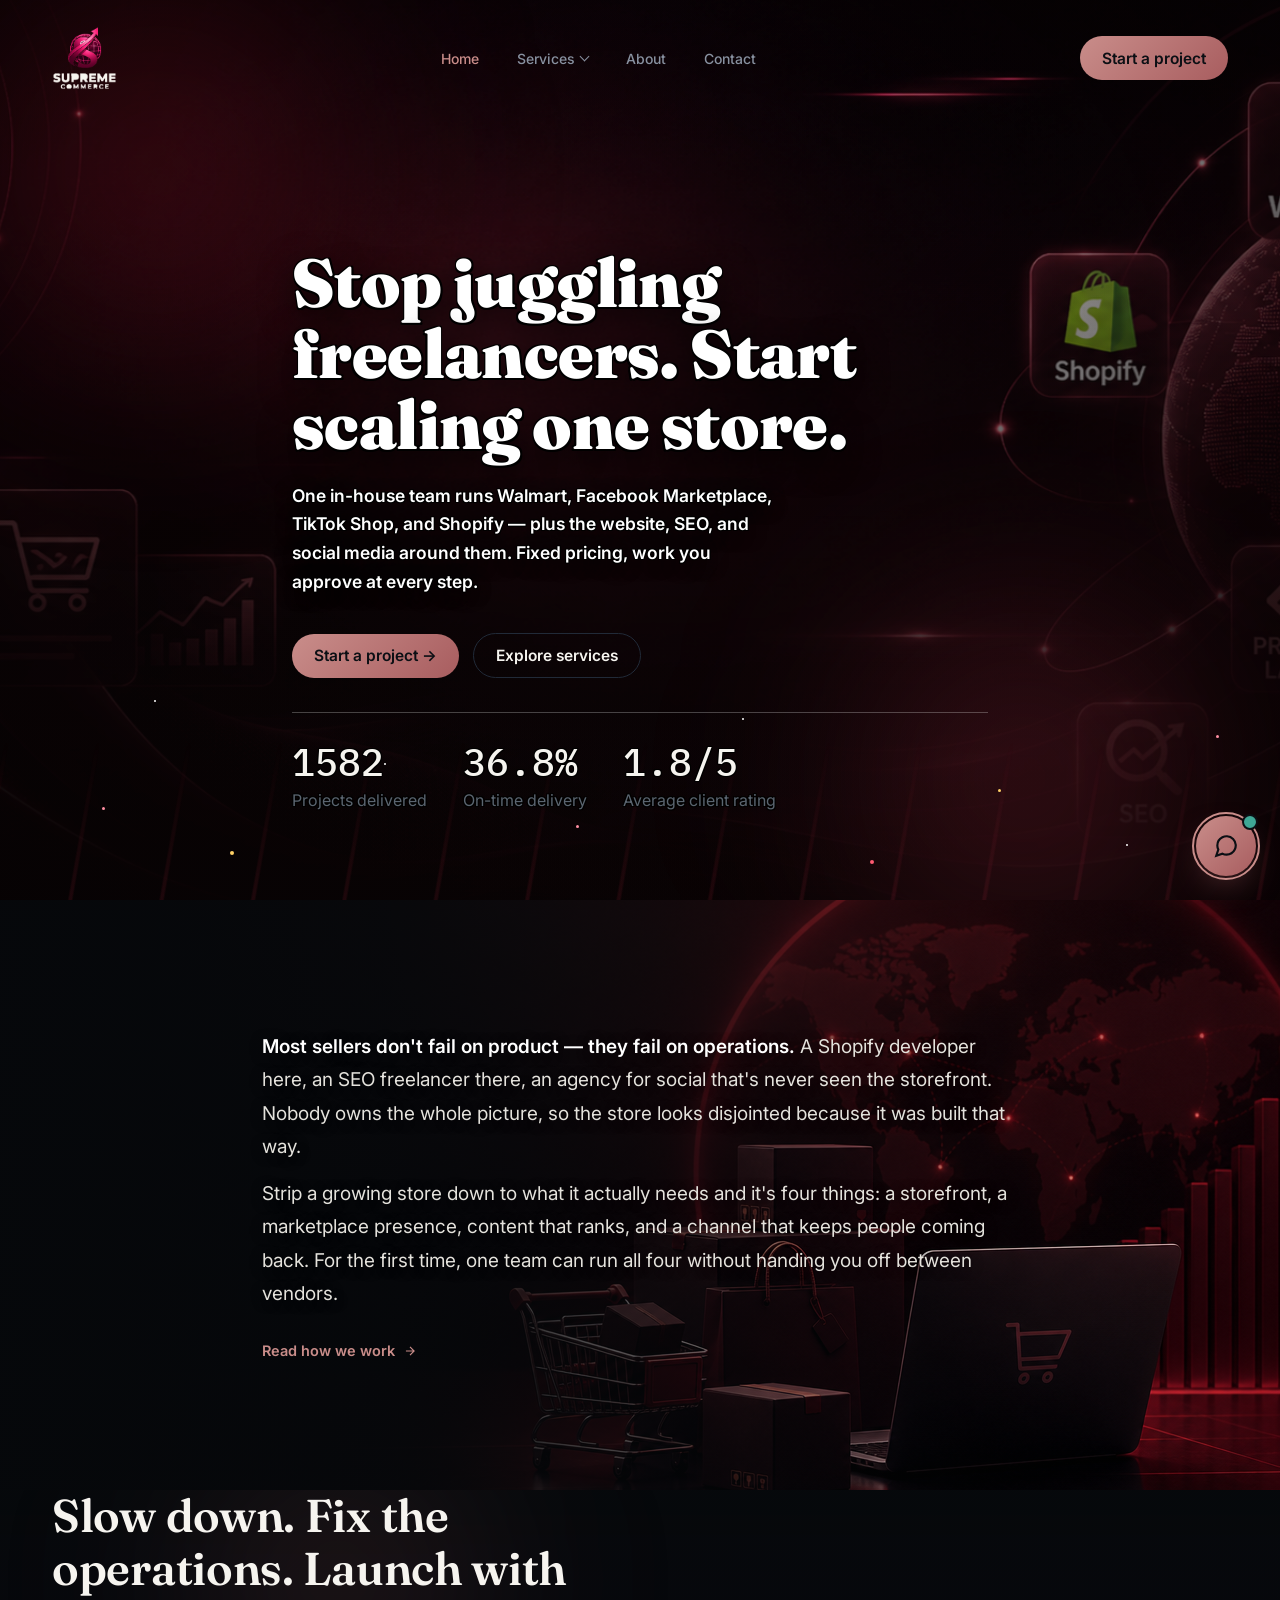
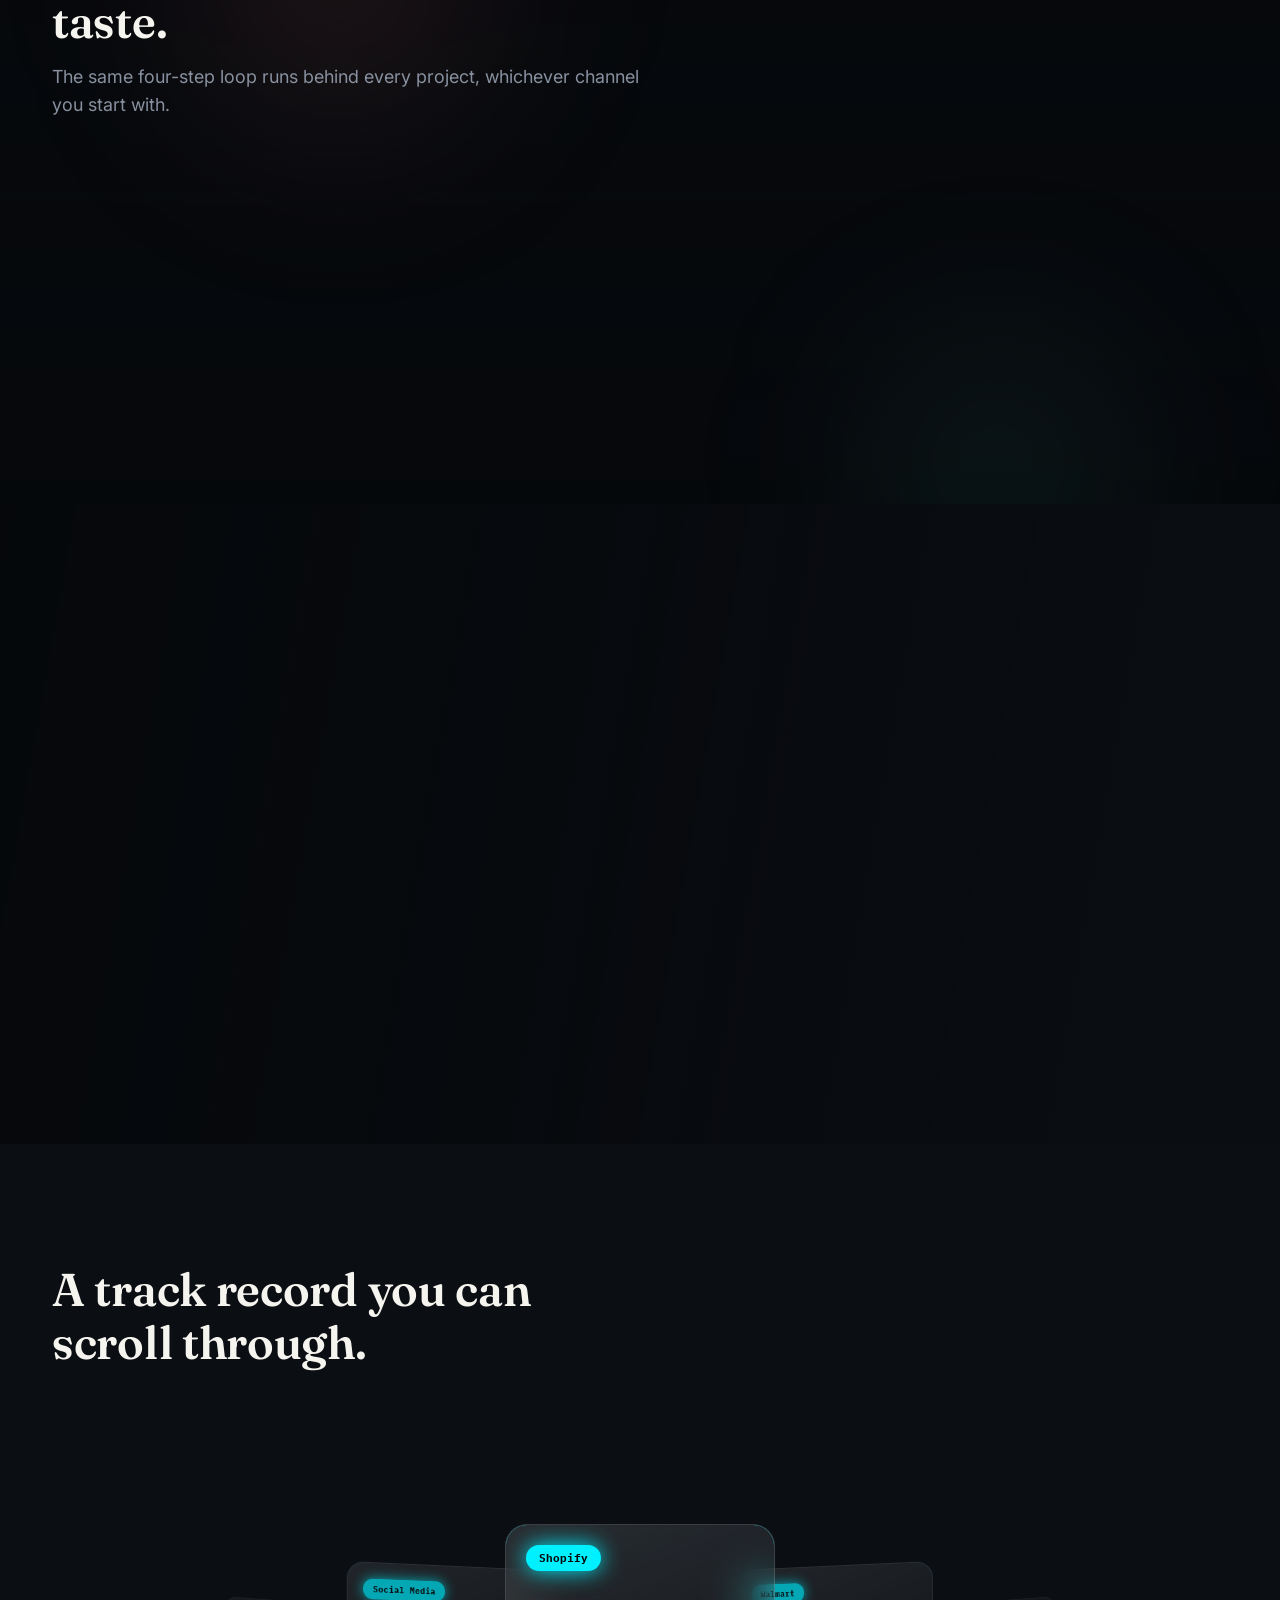
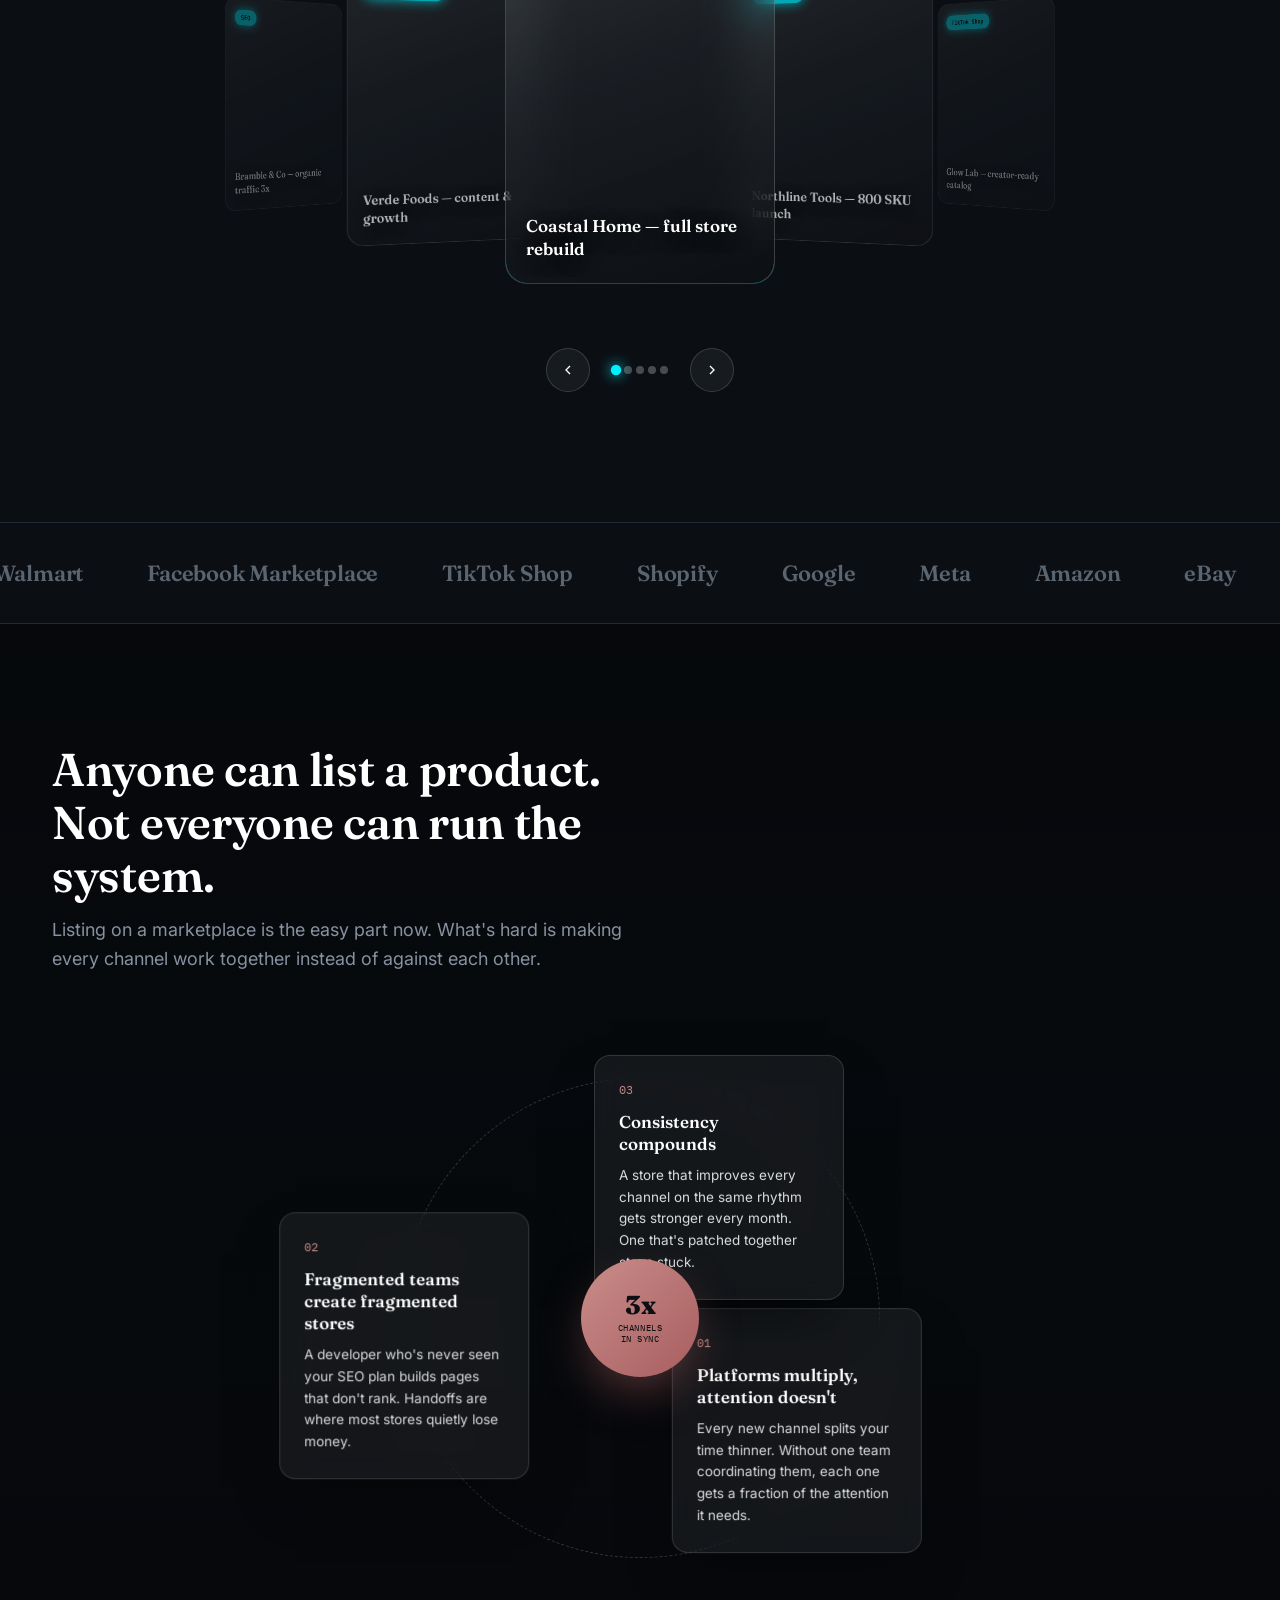
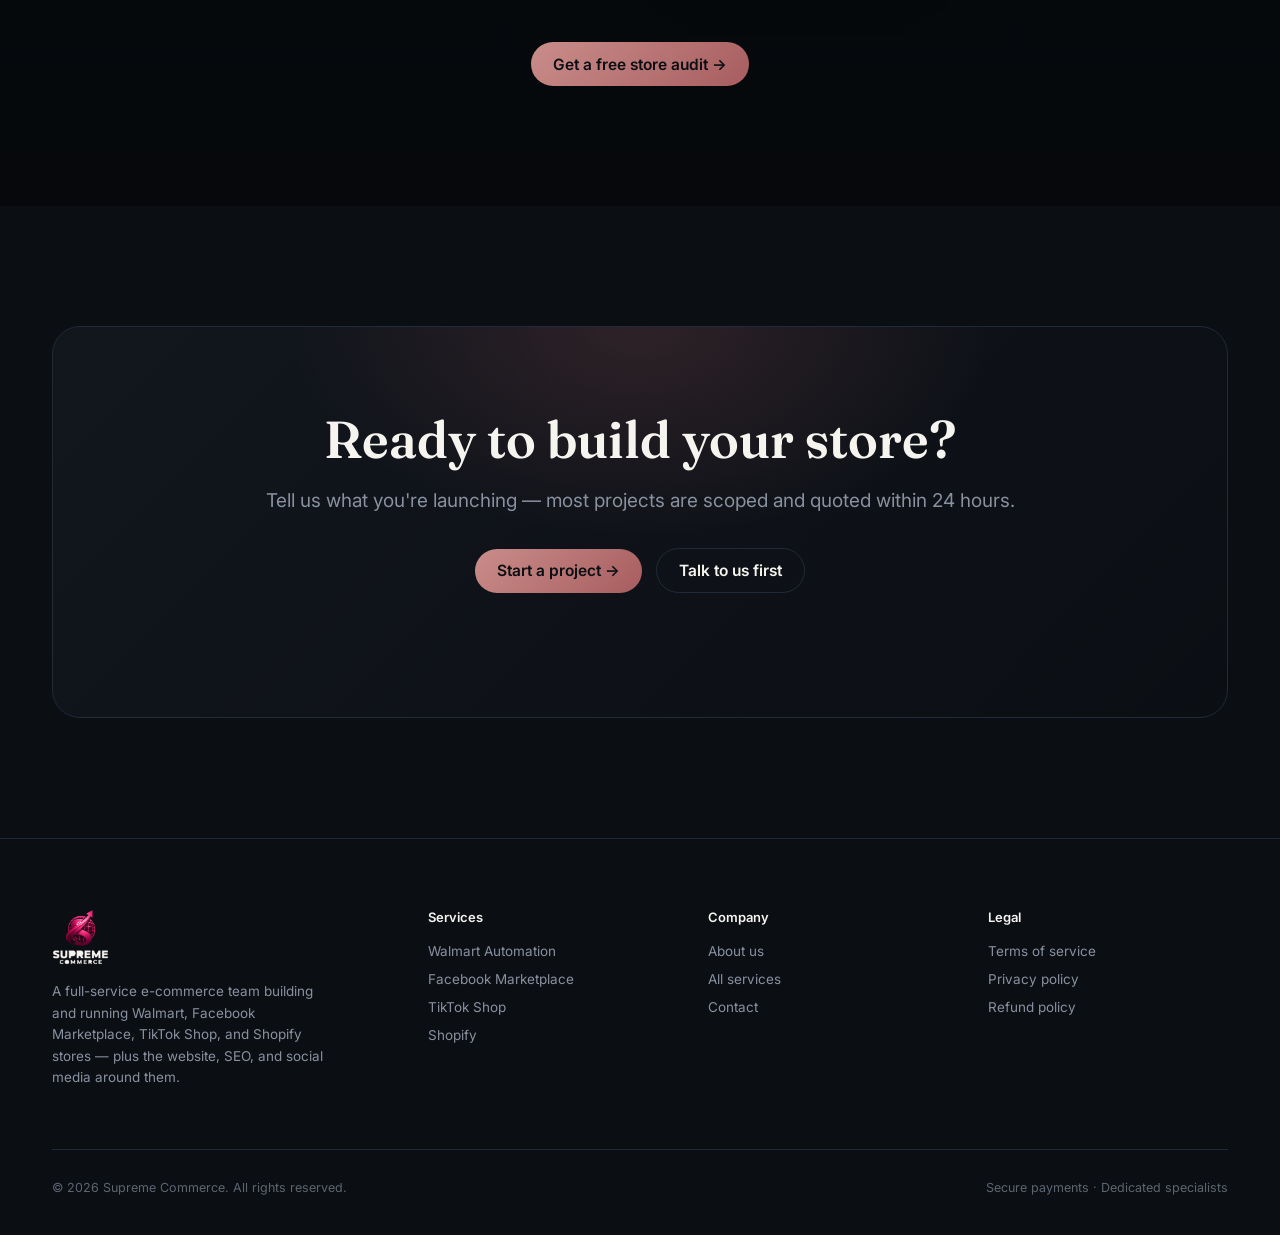
<file: index.html>
<!DOCTYPE html>
<html lang="en">
<head>
<meta charset="UTF-8">
<meta name="viewport" content="width=device-width, initial-scale=1.0">
<title>Supreme Commerce — Build in Silence. Launch Loud.</title>
<meta name="description" content="Supreme Commerce is a full-service e-commerce team building and running Walmart, Facebook Marketplace, TikTok Shop, and Shopify stores — plus the website, SEO, and social media around them. Fixed pricing, one team.">
<meta name="robots" content="index, follow">
<link rel="canonical" href="https://supreme.supremecommerce.net/">
<meta property="og:type" content="website">
<meta property="og:site_name" content="Supreme Commerce">
<meta property="og:title" content="Supreme Commerce — Build in Silence. Launch Loud.">
<meta property="og:description" content="Full-service e-commerce team running Walmart, Facebook Marketplace, TikTok Shop, and Shopify stores — plus the website, SEO, and social media around them.">
<meta property="og:url" content="https://supreme.supremecommerce.net/">
<meta property="og:image" content="https://supreme.supremecommerce.net/assets/images/hero-crimson-bg.png?v=20260724">
<meta name="twitter:card" content="summary_large_image">
<meta name="twitter:title" content="Supreme Commerce — Build in Silence. Launch Loud.">
<meta name="twitter:description" content="Full-service e-commerce team running Walmart, Facebook Marketplace, TikTok Shop, and Shopify stores — plus the website, SEO, and social media around them.">
<meta name="twitter:image" content="https://supreme.supremecommerce.net/assets/images/hero-crimson-bg.png?v=20260724">
<link rel="icon" type="image/png" href="assets/images/logo-transparent.png">
<script type="application/ld+json">
{
  "@context": "https://schema.org",
  "@type": "Organization",
  "name": "Supreme Commerce",
  "url": "https://supreme.supremecommerce.net/",
  "logo": "https://supreme.supremecommerce.net/assets/images/logo-transparent.png",
  "description": "Full-service e-commerce team building and running Walmart, Facebook Marketplace, TikTok Shop, and Shopify stores — plus the website, SEO, and social media around them.",
  "founder": {
    "@type": "Person",
    "name": "Muhammad Aqeel Akram"
  },
  "sameAs": []
}
</script>
<link rel="preconnect" href="https://fonts.googleapis.com">
<link href="https://fonts.googleapis.com/css2?family=Fraunces:opsz,wght@9..144,300;9..144,450;9..144,600;9..144,700;9..144,900&family=Inter:wght@400;500;600;700;800;900&family=IBM+Plex+Mono:wght@400;500&display=swap" rel="stylesheet">
<link rel="stylesheet" href="assets/style.css?v=20260722">
<style>
/* ---- Cinematic full-bleed hero: crimson futuristic theme ---- */
.cine-hero{
  position:relative;min-height:100vh;display:flex;align-items:flex-end;
  padding:160px 0 90px;overflow:hidden;background:#0a0405;
}
.cine-hero-bg-layer{
  position:absolute;left:-4%;right:-4%;top:-6%;bottom:-6%;z-index:0;
  background-image:url('assets/images/hero-crimson-bg.png?v=20260724');
  background-size:cover;background-position:center;
  animation:cineZoomIn 20s ease-in-out infinite alternate, cineFloatBob 9s ease-in-out infinite;
  will-change:transform;
}
@keyframes cineZoomIn{
  0%{background-size:100% auto;}
  100%{background-size:118% auto;}
}
@keyframes cineFloatBob{
  0%,100%{transform:translateY(0) translateX(0);}
  50%{transform:translateY(-14px) translateX(4px);}
}
/* Radial vignette */
.cine-hero-vignette{
  position:absolute;inset:0;z-index:1;pointer-events:none;
  background:radial-gradient(ellipse at 50% 45%, transparent 30%, rgba(6,2,3,0.55) 78%, rgba(6,2,3,0.85) 100%);
}
.cine-hero::before{
  content:'';position:absolute;inset:0;z-index:1;
  background:linear-gradient(0deg, rgba(10,4,5,0.95) 0%, rgba(10,4,5,0.68) 42%, rgba(10,4,5,0.22) 75%, rgba(10,4,5,0.1) 100%);
}
/* Neon light streaks */
.cine-hero-streaks{position:absolute;inset:0;z-index:1;pointer-events:none;overflow:hidden;}
.cine-streak{
  position:absolute;height:1.5px;width:220px;border-radius:2px;
  background:linear-gradient(90deg, transparent, rgba(255,60,90,0.9), rgba(255,150,170,0.6), transparent);
  filter:blur(0.5px);opacity:0;
}
.cine-streak-1{top:18%;left:-260px;animation:streakMove1 7s ease-in infinite;animation-delay:0.5s;}
.cine-streak-2{top:38%;left:-260px;width:160px;animation:streakMove2 9s ease-in infinite;animation-delay:3s;}
.cine-streak-3{top:64%;left:-260px;width:200px;animation:streakMove1 8.5s ease-in infinite;animation-delay:5.5s;}
@keyframes streakMove1{
  0%{transform:translateX(0);opacity:0;}
  8%{opacity:1;}
  85%{opacity:1;}
  100%{transform:translateX(calc(100vw + 260px));opacity:0;}
}
@keyframes streakMove2{
  0%{transform:translateX(0);opacity:0;}
  10%{opacity:0.8;}
  85%{opacity:0.8;}
  100%{transform:translateX(calc(100vw + 260px));opacity:0;}
}
/* Ambient glow blobs */
.cine-hero-glow{position:absolute;inset:0;z-index:1;pointer-events:none;overflow:hidden;}
.cine-hero-glow::before,.cine-hero-glow::after{
  content:'';position:absolute;border-radius:50%;filter:blur(100px);
}
.cine-hero-glow::before{
  width:520px;height:520px;top:-10%;left:-8%;
  background:radial-gradient(circle, rgba(200,30,55,0.35), transparent 70%);
  animation:cineGlowPulse1 10s ease-in-out infinite;
}
.cine-hero-glow::after{
  width:460px;height:460px;bottom:-12%;right:2%;
  background:radial-gradient(circle, rgba(255,70,100,0.28), transparent 70%);
  animation:cineGlowPulse2 12s ease-in-out infinite;
}
@keyframes cineGlowPulse1{0%,100%{opacity:0.7;transform:scale(1);}50%{opacity:1;transform:scale(1.15);}}
@keyframes cineGlowPulse2{0%,100%{opacity:0.6;transform:scale(1);}50%{opacity:0.95;transform:scale(1.1);}}
/* Floating particles */
.cine-hero-particles{position:absolute;inset:0;z-index:1;pointer-events:none;overflow:hidden;}
.cine-hero-particles .float-dot{position:absolute;border-radius:50%;animation:floatUp linear infinite;}
/* Animated bottom wave */
.cine-hero-wave{
  position:absolute;left:-10%;right:-10%;bottom:0;height:160px;z-index:1;pointer-events:none;
  background:repeating-linear-gradient(100deg,
    transparent 0px, transparent 40px,
    rgba(255,60,90,0.10) 42px, rgba(255,60,90,0.10) 44px,
    transparent 46px, transparent 90px);
  animation:waveDrift 14s linear infinite;
  mask-image:linear-gradient(0deg, rgba(0,0,0,0.9) 0%, transparent 100%);
  -webkit-mask-image:linear-gradient(0deg, rgba(0,0,0,0.9) 0%, transparent 100%);
}
@keyframes waveDrift{
  0%{transform:translateX(0);}
  100%{transform:translateX(-120px);}
}
@media(prefers-reduced-motion: reduce){
  .cine-hero-bg-layer,.cine-streak,.cine-hero-glow::before,.cine-hero-glow::after,.cine-hero-wave{animation:none;}
}
.cine-hero .wrap{position:relative;z-index:2;max-width:760px;}
.cine-hero .eyebrow{
  color:#ff8fa3;text-shadow:-1px -1px 0 #000,1px -1px 0 #000,-1px 1px 0 #000,1px 1px 0 #000;
}
.cine-hero h1{
  font-family:var(--font-display);font-size:clamp(38px,5.4vw,68px);font-weight:900;
  line-height:1.04;letter-spacing:-0.6px;margin-bottom:22px;color:#fff;
  text-shadow:-1.5px -1.5px 0 #000,1.5px -1.5px 0 #000,-1.5px 1.5px 0 #000,1.5px 1.5px 0 #000,0 10px 34px rgba(0,0,0,0.9);
}
.cine-hero .hero-sub{
  color:#fff;font-weight:600;font-size:17.5px;
  text-shadow:-1px -1px 0 #000,1px -1px 0 #000,-1px 1px 0 #000,1px 1px 0 #000,0 4px 18px rgba(0,0,0,0.85);
}
.cine-hero .hero-stats .num, .cine-hero .hero-stats .lbl{
  text-shadow:-1px -1px 0 #000,1px -1px 0 #000,-1px 1px 0 #000,1px 1px 0 #000;
}
.cine-hero .hero-stats{border-top-color:rgba(255,255,255,0.25);}

/* ---- Narrative / thesis section ---- */
.narrative{
  padding:130px 0;position:relative;overflow:hidden;
  background-image:url('assets/images/narrative-bg.png');
  background-size:cover;
  background-position:center right;
  background-repeat:no-repeat;
}
.narrative-overlay{
  position:absolute;inset:0;z-index:1;
  background:linear-gradient(90deg, rgba(6,8,11,0.96) 0%, rgba(6,8,11,0.88) 30%, rgba(6,8,11,0.55) 55%, rgba(6,8,11,0.15) 78%, transparent 100%);
}
.narrative .wrap{max-width:820px;}
.narrative-label{
  font-family:var(--font-mono);font-size:12px;letter-spacing:0.14em;text-transform:uppercase;
  color:var(--brass-bright);margin-bottom:20px;
  text-shadow:0 2px 10px rgba(0,0,0,0.7);
}
.narrative p{font-size:19px;line-height:1.75;color:#e4e2dc;margin-bottom:14px;text-shadow:0 2px 12px rgba(0,0,0,0.6);}
.narrative p strong{color:#fff;font-weight:600;}
.narrative-link{
  display:inline-flex;align-items:center;gap:8px;margin-top:18px;
  font-size:14.5px;font-weight:600;color:var(--brass-bright);
}

/* ---- Method loop ---- */
/* ---- The Method: scroll-sequenced cards + connecting line + glow + floating bg ---- */
.method-loop{position:relative;overflow:hidden;}
.method-video{
  position:absolute;inset:0;width:100%;height:100%;object-fit:cover;z-index:0;
}
.method-video-overlay{
  position:absolute;inset:0;z-index:1;
  background:linear-gradient(180deg, rgba(6,8,11,0.92) 0%, rgba(6,8,11,0.8) 50%, rgba(6,8,11,0.92) 100%);
}
.method-loop-glow{
  position:absolute;inset:0;pointer-events:none;z-index:1;overflow:hidden;
}
.method-loop-glow::before,.method-loop-glow::after{
  content:'';position:absolute;border-radius:50%;filter:blur(90px);
}
.method-loop-glow::before{
  width:420px;height:420px;top:-120px;left:10%;
  background:radial-gradient(circle, rgba(168,93,95,0.22), transparent 70%);
  animation:methodGlowDrift1 18s ease-in-out infinite;
}
.method-loop-glow::after{
  width:360px;height:360px;bottom:-140px;right:8%;
  background:radial-gradient(circle, rgba(63,167,150,0.16), transparent 70%);
  animation:methodGlowDrift2 22s ease-in-out infinite;
}
@keyframes methodGlowDrift1{0%,100%{transform:translate(0,0);}50%{transform:translate(40px,30px);}}
@keyframes methodGlowDrift2{0%,100%{transform:translate(0,0);}50%{transform:translate(-30px,-40px);}}
.method-loop .wrap{position:relative;z-index:2;}

.method-grid{display:grid;grid-template-columns:repeat(4,1fr);gap:0;position:relative;}
.method-line-track{
  position:absolute;top:0;left:0;right:0;height:2px;background:var(--line);z-index:2;
}
.method-line-fill{
  height:100%;width:0%;background:linear-gradient(90deg,var(--brass),var(--brass-bright));
  transition:width 0.7s cubic-bezier(.3,.7,.3,1);
  box-shadow:0 0 12px var(--brass-bright);
}
.method-step{
  padding:34px 26px;border-right:1px solid var(--line);position:relative;
  transition:background 0.5s ease, box-shadow 0.5s ease;
}
.method-step:last-child{border-right:none;}
.method-step .num{
  font-family:var(--font-mono);font-size:12px;color:var(--brass-bright);margin-bottom:18px;display:block;
  transition:text-shadow 0.5s ease, transform 0.4s cubic-bezier(.3,1.4,.4,1);
}
.method-step h3{font-family:var(--font-display);font-size:19px;font-weight:600;margin-bottom:10px;transition:color 0.4s ease;}
.method-step p{font-size:13.5px;color:var(--slate);line-height:1.55;}
.method-step.active{
  background:rgba(168,93,95,0.08);
  box-shadow:inset 0 -2px 0 var(--brass-bright);
}
.method-step.active .num{
  color:#fff;text-shadow:0 0 14px var(--brass-bright);transform:scale(1.15);
}
.method-loop-back{
  text-align:center;padding-top:28px;margin-top:8px;border-top:1px solid var(--line);
  font-family:var(--font-mono);font-size:12.5px;color:var(--slate-dark);
  transition:opacity 0.4s ease;
}
.method-loop-back span{color:var(--brass-bright);}
.method-loop-back.pulse{animation:methodLoopPulse 1s ease;}
@keyframes methodLoopPulse{
  0%{opacity:1;}
  40%{opacity:0.35;}
  100%{opacity:1;}
}
@media(prefers-reduced-motion: reduce){
  .method-loop-glow::before,.method-loop-glow::after{animation:none;}
}
@media(max-width:860px){
  .method-grid{grid-template-columns:1fr;}
  .method-step{border-right:none;border-bottom:1px solid var(--line);}
  .method-line-track{display:none;}
}

/* ---- Founder teaser ---- */
.founder-teaser{
  position:relative;min-height:56vh;aspect-ratio:16/8;display:flex;align-items:center;
  padding:100px 0;overflow:hidden;
}
.founder-video{
  position:absolute;inset:0;width:100%;height:100%;object-fit:cover;
  object-position:center center;z-index:0;
}
.typing-indicator{
  position:absolute;bottom:28px;right:28px;z-index:3;
  display:flex;align-items:center;gap:8px;
  background:rgba(6,8,11,0.75);backdrop-filter:blur(8px);
  border:1px solid rgba(255,255,255,0.15);border-radius:100px;
  padding:9px 16px;font-family:var(--font-mono);font-size:12px;color:#fff;
  text-transform:lowercase;
}
.typing-dot{
  width:7px;height:7px;border-radius:50%;background:var(--signal);
  animation:typingPulse 1.2s ease-in-out infinite;
}
.typing-cursor{
  display:inline-block;margin-left:2px;color:var(--brass-bright);font-weight:700;
  animation:typingBlink 0.9s steps(1) infinite;
}
@keyframes typingPulse{
  0%,100%{opacity:0.5;transform:scale(0.85);}
  50%{opacity:1;transform:scale(1.15);}
}
@keyframes typingBlink{
  0%,49%{opacity:1;}
  50%,100%{opacity:0;}
}
@media(prefers-reduced-motion: reduce){
  .typing-dot, .typing-cursor{animation:none;}
}
.founder-teaser::before{
  content:'';position:absolute;inset:0;z-index:1;
  background:linear-gradient(100deg, rgba(6,8,11,0.94) 0%, rgba(6,8,11,0.7) 45%, rgba(6,8,11,0.25) 85%);
}
.founder-teaser .wrap{position:relative;z-index:2;max-width:600px;padding-left:56px;padding-right:56px;}
.founder-teaser .narrative-label{color:var(--brass-bright);text-shadow:0 2px 10px rgba(0,0,0,0.8);}
.founder-teaser h2{
  font-family:var(--font-display);font-size:clamp(26px,3.2vw,38px);font-weight:800;color:#fff;
  line-height:1.15;margin-bottom:18px;
  text-shadow:-1px -1px 0 #000,1px -1px 0 #000,-1px 1px 0 #000,1px 1px 0 #000,0 6px 22px rgba(0,0,0,0.85);
}
.founder-teaser p{
  font-size:15.5px;color:#f0f0f0;line-height:1.7;margin-bottom:24px;
  text-shadow:0 2px 10px rgba(0,0,0,0.85);
}
@media(max-width:640px){
  .founder-teaser{min-height:auto;aspect-ratio:auto;padding:70px 0;}
  .founder-teaser .wrap{padding-left:28px;padding-right:28px;}
}

/* ---- Dark Glassmorphism 3D Carousel ---- */
.carousel-3d-wrap{padding:50px 0 10px;}
.carousel-3d-stage{
  position:relative;height:440px;perspective:1500px;
  display:flex;align-items:center;justify-content:center;
}
.carousel-3d-card{
  position:absolute;width:270px;height:360px;left:50%;top:50%;
  margin-left:-135px;margin-top:-180px;
  transition:transform 0.65s cubic-bezier(.2,.8,.2,1), opacity 0.65s ease, box-shadow 0.5s ease;
  cursor:pointer;transform-style:preserve-3d;
}
.carousel-3d-float{
  width:100%;height:100%;border-radius:22px;overflow:hidden;position:relative;
  background:rgba(255,255,255,0.045);
  backdrop-filter:blur(20px);-webkit-backdrop-filter:blur(20px);
  border:1px solid rgba(255,255,255,0.16);
  animation:card3dFloat 5s ease-in-out infinite;
}
@keyframes card3dFloat{
  0%,100%{transform:translateY(0);}
  50%{transform:translateY(-10px);}
}
.carousel-3d-img{position:absolute;inset:0;background-size:cover;background-position:center;opacity:0.55;}
.carousel-3d-glass{
  position:absolute;inset:0;
  background:linear-gradient(160deg, rgba(255,255,255,0.09) 0%, rgba(255,255,255,0.02) 40%, rgba(6,8,11,0.55) 100%);
}
.carousel-3d-glow-ring{
  position:absolute;inset:-1px;border-radius:22px;pointer-events:none;
  box-shadow:0 0 0 1px var(--neon,#00F0FF) inset, 0 0 50px -6px var(--neon,#00F0FF);
  opacity:0.75;transition:opacity 0.5s ease;
}
.carousel-3d-tag{
  position:absolute;top:20px;left:20px;z-index:3;
  font-family:var(--font-mono);font-size:10.5px;font-weight:700;
  padding:6px 13px;border-radius:100px;color:#04070a;
  background:var(--neon,#00F0FF);
  box-shadow:0 0 16px var(--neon,#00F0FF);
}
.carousel-3d-title{
  position:absolute;left:20px;right:20px;bottom:22px;z-index:3;
  font-family:var(--font-display);font-size:17px;font-weight:600;color:#fff;line-height:1.35;
  text-shadow:0 4px 18px rgba(0,0,0,0.85);
}
.carousel-3d-nav{display:flex;align-items:center;justify-content:center;gap:22px;margin-top:24px;}
.carousel-3d-arrow{
  width:42px;height:42px;border-radius:50%;background:rgba(255,255,255,0.05);
  backdrop-filter:blur(10px);border:1px solid rgba(255,255,255,0.15);color:#fff;
  display:flex;align-items:center;justify-content:center;cursor:pointer;
  transition:background 0.25s ease, border-color 0.25s ease, transform 0.2s ease;
}
.carousel-3d-arrow:hover{background:rgba(255,255,255,0.12);border-color:var(--brass-bright);transform:scale(1.08);}
.carousel-3d-dots{display:flex;gap:9px;}
.carousel-3d-dot{
  width:8px;height:8px;border-radius:50%;background:rgba(255,255,255,0.25);cursor:pointer;
  transition:background 0.3s ease, transform 0.3s ease, box-shadow 0.3s ease;
}
.carousel-3d-dot.active{background:var(--neon-active,#00F0FF);transform:scale(1.3);box-shadow:0 0 10px var(--neon-active,#00F0FF);}
@media(prefers-reduced-motion: reduce){
  .carousel-3d-float{animation:none;}
}
@media(max-width:640px){
  .carousel-3d-stage{height:400px;}
  .carousel-3d-card{width:230px;height:320px;margin-left:-115px;margin-top:-160px;}
}

/* ---- Click-to-zoom lightbox ---- */
.focus-lightbox{
  position:fixed !important;inset:0;z-index:300 !important;display:flex;align-items:center;justify-content:center;
  padding:32px;visibility:hidden;pointer-events:none;
}
.focus-lightbox.open{visibility:visible;pointer-events:auto;}
.focus-lightbox-backdrop{
  position:absolute;inset:0;background:rgba(6,8,11,0);backdrop-filter:blur(0px);
  transition:background 0.4s ease, backdrop-filter 0.4s ease;
}
.focus-lightbox.open .focus-lightbox-backdrop{background:rgba(6,8,11,0.88);backdrop-filter:blur(6px);}
.focus-lightbox-card{
  position:relative;width:min(680px,100%);max-height:86vh;overflow:hidden;
  border-radius:22px;background:rgba(255,255,255,0.05);backdrop-filter:blur(24px);
  border:1px solid rgba(255,255,255,0.14);
  box-shadow:0 60px 120px -20px rgba(0,0,0,0.7), 0 0 60px -10px var(--neon,#00F0FF);
  transform:scale(0.5);opacity:0;
  transition:transform 0.45s cubic-bezier(.2,.8,.2,1), opacity 0.35s ease;
}
.focus-lightbox.open .focus-lightbox-card{transform:scale(1);opacity:1;}
.focus-lightbox-img{width:100%;height:52vh;background-size:cover;background-position:center;}
.focus-lightbox-content{padding:30px 34px 34px;}
.focus-lightbox-content h3{font-family:var(--font-display);font-size:24px;font-weight:700;color:#fff;line-height:1.3;}
.focus-lightbox-close{
  position:absolute;top:16px;right:16px;z-index:3;width:38px;height:38px;border-radius:50%;
  background:rgba(6,8,11,0.7);backdrop-filter:blur(6px);border:1px solid rgba(255,255,255,0.15);
  color:#fff;font-size:16px;cursor:pointer;display:flex;align-items:center;justify-content:center;
  transition:background 0.25s ease, transform 0.25s ease;
}
.focus-lightbox-close:hover{background:var(--brass);transform:scale(1.08);}
@media(max-width:640px){
  .focus-lightbox{padding:16px;}
  .focus-lightbox-img{height:38vh;}
  .focus-lightbox-content{padding:22px 22px 26px;}
}

/* ---- Platform marquee ---- */
.platform-marquee-wrap{overflow:hidden;border-top:1px solid var(--line);border-bottom:1px solid var(--line);padding:36px 0;}
.platform-track{display:flex;gap:64px;width:max-content;align-items:center;}
.platform-track span{
  font-family:var(--font-display);font-size:22px;font-weight:600;color:var(--slate-dark);
  white-space:nowrap;letter-spacing:-0.2px;
}

/* ---- Mission stat ---- */
.mission-section{padding:130px 0;text-align:center;}
.mission-number{
  font-family:var(--font-display);font-size:clamp(64px,11vw,140px);font-weight:800;
  background:linear-gradient(135deg, #fff 20%, var(--brass-bright) 100%);
  -webkit-background-clip:text;background-clip:text;-webkit-text-fill-color:transparent;
  line-height:1;margin-bottom:20px;
}
.mission-section p{font-size:17.5px;color:var(--slate);max-width:560px;margin:0 auto 32px;line-height:1.7;}

/* ---- Orbital carousel: cards circling a center point ---- */
.orbit-section{position:relative;overflow:hidden;}
.orbit-video{
  position:absolute;inset:0;width:100%;height:100%;object-fit:cover;z-index:0;
}
.orbit-video-overlay{
  position:absolute;inset:0;z-index:1;
  background:linear-gradient(180deg, rgba(6,8,11,0.88) 0%, rgba(6,8,11,0.75) 40%, rgba(6,8,11,0.88) 100%);
}
.orbit-wrap{position:relative;height:560px;display:flex;align-items:center;justify-content:center;margin-bottom:44px;}
.orbit-path{
  position:absolute;width:480px;height:480px;border-radius:50%;
  border:1.5px dashed rgba(255,255,255,0.18);
}
.orbit-center{
  position:absolute;z-index:3;width:118px;height:118px;border-radius:50%;
  background:linear-gradient(135deg,var(--brass-bright),var(--brass));
  display:flex;align-items:center;justify-content:center;flex-direction:column;text-align:center;
  box-shadow:0 20px 50px -12px rgba(168,93,95,0.6);
}
.orbit-center .oc-num{font-family:var(--font-display);font-size:26px;font-weight:800;color:var(--ink);line-height:1;}
.orbit-center .oc-lbl{font-family:var(--font-mono);font-size:9px;color:var(--ink);text-transform:uppercase;letter-spacing:0.06em;margin-top:4px;}
.orbit-item{
  position:absolute;top:50%;left:50%;width:0;height:0;z-index:2;
}
.insight-card{
  position:absolute;width:250px;transform:translate(-50%,-50%);
  background:rgba(255,255,255,0.06);backdrop-filter:blur(16px);-webkit-backdrop-filter:blur(16px);
  border:1px solid rgba(255,255,255,0.14);border-radius:16px;padding:26px 24px;
  box-shadow:0 24px 50px -16px rgba(0,0,0,0.5);
  transition:box-shadow 0.3s ease, background 0.3s ease;
  cursor:default;
}
.insight-card:hover{background:rgba(255,255,255,0.1);box-shadow:0 30px 60px -14px rgba(0,0,0,0.6);}
.insight-card .num{font-family:var(--font-mono);font-size:12px;color:var(--brass-bright);margin-bottom:14px;display:block;}
.insight-card h3{font-family:var(--font-display);font-size:17px;font-weight:600;margin-bottom:10px;line-height:1.3;color:#fff;}
.insight-card p{font-size:13.5px;color:#dcdde0;line-height:1.6;}
@media(max-width:860px){
  .orbit-wrap{height:auto;display:flex;flex-direction:column;gap:20px;align-items:stretch;}
  .orbit-path,.orbit-center{display:none;}
  .orbit-item{position:static;width:auto;height:auto;}
  .insight-card{position:static;width:100%;transform:none;}
}
/* ---- Page-wide fixed video background ---- */
.page-bg-video{
  position:fixed !important;inset:0;width:100%;height:100%;object-fit:cover;
  z-index:0 !important;pointer-events:none;
}
.page-bg-overlay{
  position:fixed !important;inset:0;z-index:1 !important;pointer-events:none;
  background:linear-gradient(180deg, rgba(6,8,11,0.8) 0%, rgba(6,8,11,0.68) 40%, rgba(6,8,11,0.85) 100%);
}
</style>
<link rel="stylesheet" href="assets/responsive.css?v=20260722">
</head>
<body>

<video class="page-bg-video" autoplay muted loop playsinline preload="auto" id="pageBgVideo">
  <source src="assets/videos/orbit-section-bg.mp4" type="video/mp4">
</video>
<div class="page-bg-overlay"></div>

<div class="bg-orbs">
  <div class="orb orb-1"></div>
  <div class="orb orb-2"></div>
  <div class="orb orb-3"></div>
  <div class="orb orb-4"></div>
</div>
<div class="grain"></div>

<nav id="nav">
  <div class="wrap">
    <a href="index.html" class="logo"><img src="assets/images/logo-transparent.png" alt="Supreme Commerce" class="logo-img"></a>
    <div class="nav-links" id="navLinks">
      <a href="index.html" class="active">Home</a>
      <div class="nav-item dropdown">
        <a href="services.html" class="dropdown-trigger">Services<span class="dropdown-caret" aria-hidden="true"></span></a>
        <div class="dropdown-menu">
          <div class="dropdown-panel">
            <div class="dropdown-label">Our Services</div>
            <a href="services.html#walmart">Walmart Automation</a>
            <a href="services.html#facebook">Facebook Marketplace</a>
            <a href="services.html#tiktok">TikTok Shop</a>
            <a href="services.html#shopify">Shopify Stores</a>
            <a href="services.html#webdev">Website Development</a>
            <a href="services.html#seo">SEO</a>
            <a href="services.html#social">Social Media Management</a>
          </div>
        </div>
      </div>
      <a href="about.html">About</a>
      <a href="contact.html">Contact</a>
    </div>
    <div style="display:flex;gap:12px;align-items:center;">
      <a href="contact.html" class="btn btn-brass">Start a project</a>
      <button class="nav-toggle" id="navToggle"><span></span><span></span><span></span></button>
    </div>
  </div>
</nav>

<!-- CINEMATIC HERO -->
<section class="cine-hero" id="cineHero">
  <div class="cine-hero-bg-layer"></div>
  <div class="cine-hero-vignette"></div>
  <div class="cine-hero-glow"></div>
  <div class="cine-hero-streaks">
    <div class="cine-streak cine-streak-1"></div>
    <div class="cine-streak cine-streak-2"></div>
    <div class="cine-streak cine-streak-3"></div>
  </div>
  <div class="cine-hero-particles">
    <span class="float-dot" style="left:8%;bottom:10%;width:3px;height:3px;background:#ff8fa3;--drift:20px;animation-duration:9s;animation-delay:0s;"></span>
    <span class="float-dot" style="left:18%;bottom:5%;width:4px;height:4px;background:#ffd166;--drift:-15px;animation-duration:12s;animation-delay:1.5s;"></span>
    <span class="float-dot" style="left:30%;bottom:15%;width:2px;height:2px;background:#fff;--drift:10px;animation-duration:8s;animation-delay:3s;"></span>
    <span class="float-dot" style="left:45%;bottom:8%;width:3px;height:3px;background:#ff8fa3;--drift:-25px;animation-duration:11s;animation-delay:0.8s;"></span>
    <span class="float-dot" style="left:58%;bottom:20%;width:2px;height:2px;background:#fff;--drift:18px;animation-duration:10s;animation-delay:4s;"></span>
    <span class="float-dot" style="left:68%;bottom:4%;width:4px;height:4px;background:#ff5c72;--drift:-12px;animation-duration:13s;animation-delay:2.2s;"></span>
    <span class="float-dot" style="left:78%;bottom:12%;width:3px;height:3px;background:#ffd166;--drift:22px;animation-duration:9.5s;animation-delay:5s;"></span>
    <span class="float-dot" style="left:88%;bottom:6%;width:2px;height:2px;background:#fff;--drift:-18px;animation-duration:12.5s;animation-delay:1s;"></span>
    <span class="float-dot" style="left:95%;bottom:18%;width:3px;height:3px;background:#ff8fa3;--drift:15px;animation-duration:10.5s;animation-delay:3.6s;"></span>
    <span class="float-dot" style="left:12%;bottom:22%;width:2px;height:2px;background:#fff;--drift:-10px;animation-duration:14s;animation-delay:6s;"></span>
  </div>
  <div class="cine-hero-wave"></div>
  <div class="wrap">
    <h1 class="reveal">Stop juggling freelancers. Start scaling one store.</h1>
    <p class="hero-sub reveal">One in-house team runs Walmart, Facebook Marketplace, TikTok Shop, and Shopify — plus the website, SEO, and social media around them. Fixed pricing, work you approve at every step.</p>
    <div class="hero-cta reveal" style="margin:26px 0 34px;">
      <a href="contact.html" class="btn btn-brass">Start a project →</a>
      <a href="services.html" class="btn btn-ghost">Explore services</a>
    </div>
    <div class="hero-stats reveal">
      <div><span class="num counter" data-target="4218">0</span><span class="lbl">Projects delivered</span></div>
      <div><span class="num counter" data-target="98.2" data-suffix="%">0</span><span class="lbl">On-time delivery</span></div>
      <div><span class="num counter" data-target="4.9" data-suffix="/5">0</span><span class="lbl">Average client rating</span></div>
    </div>
  </div>
</section>

<!-- THE PROBLEM / NARRATIVE -->
<section class="narrative" id="narrativeSection">
  <div class="narrative-overlay"></div>
  <div class="wrap" style="position:relative;z-index:2;">
    <p class="reveal"><strong>Most sellers don't fail on product — they fail on operations.</strong> A Shopify developer here, an SEO freelancer there, an agency for social that's never seen the storefront. Nobody owns the whole picture, so the store looks disjointed because it was built that way.</p>
    <p class="reveal">Strip a growing store down to what it actually needs and it's four things: a storefront, a marketplace presence, content that ranks, and a channel that keeps people coming back. For the first time, one team can run all four without handing you off between vendors.</p>
    <a href="about.html" class="narrative-link reveal">Read how we work <svg width="14" height="14" viewBox="0 0 24 24" fill="none" stroke="currentColor" stroke-width="2"><path d="M5 12h14M12 5l7 7-7 7"/></svg></a>
  </div>
</section>

<!-- THE METHOD (loop) -->
<section class="section method-loop" id="methodSection" style="padding-top:0;">
  <video class="method-video" autoplay muted loop playsinline preload="metadata">
    <source src="assets/videos/orbit-section-bg.mp4" type="video/mp4">
  </video>
  <div class="method-video-overlay"></div>
  <div class="method-loop-glow"></div>
  <div class="wrap">
    <div class="sec-head reveal">
      <h2>Slow down. Fix the operations. Launch with taste.</h2>
      <p>The same four-step loop runs behind every project, whichever channel you start with.</p>
    </div>
    <div class="method-grid reveal" id="methodGrid" style="border:1px solid var(--line);border-radius:18px;overflow:hidden;">
      <div class="method-line-track"><div class="method-line-fill" id="methodLineFill"></div></div>
      <div class="method-step" data-step="0">
        <span class="num">01</span>
        <h3>Find the gap</h3>
        <p>We audit what's live today and spot the highest-leverage channel to fix first.</p>
      </div>
      <div class="method-step" data-step="1">
        <span class="num">02</span>
        <h3>Build the storefront</h3>
        <p>Listings, theme, and checkout built and quoted at a fixed price upfront.</p>
      </div>
      <div class="method-step" data-step="2">
        <span class="num">03</span>
        <h3>Install the channel</h3>
        <p>SEO, social, or marketplace automation layered on once the base is solid.</p>
      </div>
      <div class="method-step" data-step="3">
        <span class="num">04</span>
        <h3>Run and compound</h3>
        <p>Ongoing management keeps every channel improving month over month.</p>
      </div>
    </div>
  </div>
</section>

<!-- FOUNDER TEASER -->
<section class="founder-teaser" id="founderTeaser">
  <video class="founder-video" autoplay muted loop playsinline preload="metadata">
    <source src="assets/videos/journey-founder-bg.mp4" type="video/mp4">
  </video>
  <div class="wrap">
    <h2 class="reveal">Six years turning storefronts into systems.</h2>
    <p class="reveal">Muhammad Aqeel Akram spent years building and scaling e-commerce stores firsthand before starting Supreme Commerce — built to give other entrepreneurs the same playbook without the years of trial and error.</p>
    <a href="about.html" class="btn btn-brass reveal">Read the full story →</a>
  </div>
</section>

<!-- RECENT WORK -->
<section class="section">
  <div class="wrap">
    <div class="sec-head reveal">
      <h2>A track record you can scroll through.</h2>
    </div>

    <div class="carousel-3d-wrap reveal">
      <div class="carousel-3d-stage" id="carousel3d">
        <div class="carousel-3d-card" data-img="https://images.unsplash.com/photo-1441986300917-64674bd600d8?w=1200&q=80" data-tag="Shopify" data-neon="#00F0FF" data-title="Coastal Home — full store rebuild">
          <div class="carousel-3d-float">
            <div class="carousel-3d-img" style="background-image:url('https://images.unsplash.com/photo-1441986300917-64674bd600d8?w=600&q=80');"></div>
            <div class="carousel-3d-glass"></div>
            <div class="carousel-3d-glow-ring"></div>
            <span class="carousel-3d-tag">Shopify</span>
            <div class="carousel-3d-title">Coastal Home — full store rebuild</div>
          </div>
        </div>
        <div class="carousel-3d-card" data-img="https://images.unsplash.com/photo-1586528116311-ad8dd3c8310d?w=1200&q=80" data-tag="Walmart" data-neon="#FFD23F" data-title="Northline Tools — 800 SKU launch">
          <div class="carousel-3d-float">
            <div class="carousel-3d-img" style="background-image:url('https://images.unsplash.com/photo-1586528116311-ad8dd3c8310d?w=600&q=80');"></div>
            <div class="carousel-3d-glass"></div>
            <div class="carousel-3d-glow-ring"></div>
            <span class="carousel-3d-tag">Walmart</span>
            <div class="carousel-3d-title">Northline Tools — 800 SKU launch</div>
          </div>
        </div>
        <div class="carousel-3d-card" data-img="https://images.unsplash.com/photo-1611162617213-7d7a39e9b1d7?w=1200&q=80" data-tag="TikTok Shop" data-neon="#FF2E9A" data-title="Glow Lab — creator-ready catalog">
          <div class="carousel-3d-float">
            <div class="carousel-3d-img" style="background-image:url('https://images.unsplash.com/photo-1611162617213-7d7a39e9b1d7?w=600&q=80');"></div>
            <div class="carousel-3d-glass"></div>
            <div class="carousel-3d-glow-ring"></div>
            <span class="carousel-3d-tag">TikTok Shop</span>
            <div class="carousel-3d-title">Glow Lab — creator-ready catalog</div>
          </div>
        </div>
        <div class="carousel-3d-card" data-img="https://images.unsplash.com/photo-1571677246347-5040036b95cc?w=1200&q=80" data-tag="SEO" data-neon="#39FF88" data-title="Bramble & Co — organic traffic 3x">
          <div class="carousel-3d-float">
            <div class="carousel-3d-img" style="background-image:url('https://images.unsplash.com/photo-1571677246347-5040036b95cc?w=600&q=80');"></div>
            <div class="carousel-3d-glass"></div>
            <div class="carousel-3d-glow-ring"></div>
            <span class="carousel-3d-tag">SEO</span>
            <div class="carousel-3d-title">Bramble & Co — organic traffic 3x</div>
          </div>
        </div>
        <div class="carousel-3d-card" data-img="https://images.unsplash.com/photo-1611262588024-d12430b98920?w=1200&q=80" data-tag="Social Media" data-neon="#A45CFF" data-title="Verde Foods — content &amp; growth">
          <div class="carousel-3d-float">
            <div class="carousel-3d-img" style="background-image:url('https://images.unsplash.com/photo-1611262588024-d12430b98920?w=600&q=80');"></div>
            <div class="carousel-3d-glass"></div>
            <div class="carousel-3d-glow-ring"></div>
            <span class="carousel-3d-tag">Social Media</span>
            <div class="carousel-3d-title">Verde Foods — content &amp; growth</div>
          </div>
        </div>
      </div>
      <div class="carousel-3d-nav">
        <div class="carousel-3d-arrow" id="carPrev"><svg width="16" height="16" viewBox="0 0 24 24" fill="none" stroke="currentColor" stroke-width="2"><path d="M15 18l-6-6 6-6"/></svg></div>
        <div class="carousel-3d-dots" id="carDots"></div>
        <div class="carousel-3d-arrow" id="carNext"><svg width="16" height="16" viewBox="0 0 24 24" fill="none" stroke="currentColor" stroke-width="2"><path d="M9 18l6-6-6-6"/></svg></div>
      </div>
    </div>

    <!-- Click-to-zoom lightbox -->
    <div class="focus-lightbox" id="focusLightbox">
      <div class="focus-lightbox-backdrop" id="focusLightboxBackdrop"></div>
      <div class="focus-lightbox-card" id="focusLightboxCard">
        <button class="focus-lightbox-close" id="focusLightboxClose" aria-label="Close">✕</button>
        <div class="focus-lightbox-img" id="focusLightboxImg"></div>
        <div class="focus-lightbox-content">
          <span class="carousel-3d-tag" id="focusLightboxTag" style="position:static;display:inline-block;margin-bottom:14px;"></span>
          <h3 id="focusLightboxTitle"></h3>
        </div>
      </div>
    </div>
  </div>
</section>

<!-- PLATFORM MARQUEE -->
<div class="platform-marquee-wrap">
  <div class="platform-track" id="platformTrack">
    <span>Walmart</span><span>Facebook Marketplace</span><span>TikTok Shop</span><span>Shopify</span>
    <span>Google</span><span>Meta</span><span>Amazon</span><span>eBay</span>
  </div>
</div>

<!-- WHY FULL-SERVICE WINS -->
<section class="section orbit-section" id="orbitSection">
  <video class="orbit-video" autoplay muted loop playsinline preload="metadata">
    <source src="assets/videos/orbit-section-bg.mp4" type="video/mp4">
  </video>
  <div class="orbit-video-overlay"></div>
  <div class="wrap" style="position:relative;z-index:2;">
    <div class="sec-head reveal">
      <h2 style="color:#fff;">Anyone can list a product. Not everyone can run the system.</h2>
      <p style="color:var(--slate);">Listing on a marketplace is the easy part now. What's hard is making every channel work together instead of against each other.</p>
    </div>
    <div class="orbit-wrap reveal" id="orbitWrap">
      <div class="orbit-path"></div>
      <div class="orbit-center">
        <span class="oc-num">3x</span>
        <span class="oc-lbl">Channels<br>in sync</span>
      </div>
      <div class="orbit-item" id="orbitItem0">
        <div class="insight-card">
          <span class="num">01</span>
          <h3>Platforms multiply, attention doesn't</h3>
          <p>Every new channel splits your time thinner. Without one team coordinating them, each one gets a fraction of the attention it needs.</p>
        </div>
      </div>
      <div class="orbit-item" id="orbitItem1">
        <div class="insight-card">
          <span class="num">02</span>
          <h3>Fragmented teams create fragmented stores</h3>
          <p>A developer who's never seen your SEO plan builds pages that don't rank. Handoffs are where most stores quietly lose money.</p>
        </div>
      </div>
      <div class="orbit-item" id="orbitItem2">
        <div class="insight-card">
          <span class="num">03</span>
          <h3>Consistency compounds</h3>
          <p>A store that improves every channel on the same rhythm gets stronger every month. One that's patched together stays stuck.</p>
        </div>
      </div>
    </div>
    <div style="text-align:center;">
      <a href="contact.html" class="btn btn-brass">Get a free store audit →</a>
    </div>
  </div>
</section>

<!-- FINAL CTA -->
<section class="section">
  <div class="wrap">
    <div class="final-cta reveal">
      <h2>Ready to build your store?</h2>
      <p>Tell us what you're launching — most projects are scoped and quoted within 24 hours.</p>
      <div class="hero-cta">
        <a href="contact.html" class="btn btn-brass">Start a project →</a>
        <a href="contact.html" class="btn btn-ghost">Talk to us first</a>
      </div>
    </div>
  </div>
</section>

<footer>
  <div class="wrap">
    <div class="foot-grid">
      <div class="foot-col">
        <div class="logo"><img src="assets/images/logo-transparent.png" alt="Supreme Commerce" class="logo-img"></div>
        <p class="foot-desc">A full-service e-commerce team building and running Walmart, Facebook Marketplace, TikTok Shop, and Shopify stores — plus the website, SEO, and social media around them.</p>
      </div>
      <div class="foot-col">
        <h5>Services</h5>
        <a href="services.html#walmart">Walmart Automation</a>
        <a href="services.html#facebook">Facebook Marketplace</a>
        <a href="services.html#tiktok">TikTok Shop</a>
        <a href="services.html#shopify">Shopify</a>
      </div>
      <div class="foot-col">
        <h5>Company</h5>
        <a href="about.html">About us</a>
          <a href="services.html">All services</a>
        <a href="contact.html">Contact</a>
      </div>
      <div class="foot-col">
        <h5>Legal</h5>
        <a href="#">Terms of service</a>
        <a href="#">Privacy policy</a>
        <a href="#">Refund policy</a>
      </div>
    </div>
    <div class="foot-bottom">
      <span>© 2026 Supreme Commerce. All rights reserved.</span>
      <span>Secure payments · Dedicated specialists</span>
    </div>
  </div>
</footer>

<script src="assets/script.js?v=20260722"></script>
<script src="assets/responsive.js?v=20260722"></script>
<script>
  initCounters('.counter');
  initMarquee('platformTrack', 0.5);

  // Page-wide background video: safety nudge for browsers that block autoplay until interaction
  const pageBgVideo = document.getElementById('pageBgVideo');
  if (pageBgVideo) {
    pageBgVideo.play().catch(() => {
      document.addEventListener('click', () => pageBgVideo.play(), { once: true });
    });
  }

  // Recent work: 3D glassmorphism carousel with neon glow + click-to-zoom lightbox
  const stage = document.getElementById('carousel3d');
  const focusLightbox = document.getElementById('focusLightbox');
  if (stage && focusLightbox) {
    const cards = Array.from(stage.querySelectorAll('.carousel-3d-card'));
    const dotsWrap = document.getElementById('carDots');
    const prevBtn = document.getElementById('carPrev');
    const nextBtn = document.getElementById('carNext');
    const lightboxImg = document.getElementById('focusLightboxImg');
    const lightboxTag = document.getElementById('focusLightboxTag');
    const lightboxTitle = document.getElementById('focusLightboxTitle');
    const lightboxCardEl = document.getElementById('focusLightboxCard');
    const closeBtn = document.getElementById('focusLightboxClose');
    const backdrop = document.getElementById('focusLightboxBackdrop');
    const total = cards.length;
    let active = 0;
    let autoTimer;

    // build dots
    cards.forEach((_, i) => {
      const dot = document.createElement('div');
      dot.className = 'carousel-3d-dot';
      dot.addEventListener('click', () => { active = i; render(); resetAuto(); });
      dotsWrap.appendChild(dot);
    });
    const dots = Array.from(dotsWrap.children);

    function render() {
      cards.forEach((card, i) => {
        let offset = i - active;
        if (offset > total / 2) offset -= total;
        if (offset < -total / 2) offset += total;
        const abs = Math.abs(offset);
        const neon = card.dataset.neon;
        const glowRing = card.querySelector('.carousel-3d-glow-ring');
        const tag = card.querySelector('.carousel-3d-tag');

        if (abs > 2) {
          card.style.opacity = '0';
          card.style.pointerEvents = 'none';
          card.style.transform = `translate3d(${offset * 260}px,0,-400px) scale(0.5)`;
        } else {
          card.style.pointerEvents = 'auto';
          const tx = offset * 210;
          const tz = -Math.abs(offset) * 140;
          const rotY = offset * -28;
          const scale = 1 - abs * 0.16;
          const opacity = 1 - abs * 0.32;
          card.style.transform = `translate3d(${tx}px,0,${tz}px) rotateY(${rotY}deg) scale(${scale})`;
          card.style.opacity = opacity;
          card.style.zIndex = 10 - abs;
        }

        if (offset === 0) {
          card.style.setProperty('--neon', neon);
          if (glowRing) glowRing.style.opacity = '0.9';
          if (tag) tag.style.boxShadow = `0 0 22px ${neon}`;
        } else {
          if (glowRing) glowRing.style.opacity = '0.25';
        }
      });
      dots.forEach((d, i) => {
        d.classList.toggle('active', i === active);
        d.style.setProperty('--neon-active', cards[active].dataset.neon);
      });
    }

    function next() { active = (active + 1) % total; render(); }
    function prev() { active = (active - 1 + total) % total; render(); }
    function resetAuto() {
      clearInterval(autoTimer);
      autoTimer = setInterval(next, 4500);
    }

    nextBtn.addEventListener('click', () => { next(); resetAuto(); });
    prevBtn.addEventListener('click', () => { prev(); resetAuto(); });

    function openLightbox(card) {
      const neon = card.dataset.neon;
      lightboxImg.style.backgroundImage = `url('${card.dataset.img}')`;
      lightboxTag.textContent = card.dataset.tag;
      lightboxTag.style.background = neon;
      lightboxTag.style.color = '#04070a';
      lightboxTag.style.boxShadow = `0 0 16px ${neon}`;
      lightboxTitle.textContent = card.dataset.title;
      lightboxCardEl.style.setProperty('--neon', neon);
      focusLightbox.classList.add('open');
      document.body.style.overflow = 'hidden';
      clearInterval(autoTimer);
    }
    function closeLightbox() {
      focusLightbox.classList.remove('open');
      document.body.style.overflow = '';
      resetAuto();
    }

    cards.forEach((card, i) => {
      card.addEventListener('click', () => {
        if (i === active) {
          openLightbox(card);
        } else {
          active = i;
          render();
          resetAuto();
        }
      });
    });
    closeBtn.addEventListener('click', closeLightbox);
    backdrop.addEventListener('click', closeLightbox);
    document.addEventListener('keydown', (e) => {
      if (e.key === 'Escape') closeLightbox();
    });

    render();
    resetAuto();
    stage.addEventListener('mouseenter', () => clearInterval(autoTimer));
    stage.addEventListener('mouseleave', resetAuto);
  }

  // Orbital carousel: 3 cards circling the center point, pauses on hover.
  // Below 861px the CSS stacks .orbit-item as static blocks, so the animation
  // must fully stop (and clear its inline transform) instead of just being
  // skipped at load — otherwise resizing across the breakpoint left the
  // loop still writing translate() onto elements the layout expects static.
  const orbitWrap = document.getElementById('orbitWrap');
  if (orbitWrap) {
    const items = [
      document.getElementById('orbitItem0'),
      document.getElementById('orbitItem1'),
      document.getElementById('orbitItem2')
    ];
    const radius = 240;
    const duration = 26000; // ms for one full revolution
    const orbitMq = window.matchMedia('(min-width: 861px)');
    let startTime = performance.now();
    let pausedAt = null;
    let rafId = null;
    let running = false;

    function orbitFrame(now) {
      const elapsed = pausedAt !== null ? pausedAt - startTime : now - startTime;
      const baseAngle = (elapsed / duration) * 360;
      items.forEach((item, i) => {
        const angle = (baseAngle + i * 120) * (Math.PI / 180);
        const x = Math.cos(angle) * radius;
        const y = Math.sin(angle) * radius * 0.62; // slight ellipse for a more natural orbit
        item.style.transform = `translate(${x}px, ${y}px)`;
      });
      if (pausedAt === null) rafId = requestAnimationFrame(orbitFrame);
    }

    function startOrbit() {
      if (running) return;
      running = true;
      pausedAt = null;
      startTime = performance.now();
      rafId = requestAnimationFrame(orbitFrame);
    }

    function stopOrbit() {
      if (!running) return;
      running = false;
      cancelAnimationFrame(rafId);
      pausedAt = null;
      items.forEach(item => { item.style.transform = ''; });
    }

    if (orbitMq.matches) startOrbit();

    var handleOrbitMqChange = function (e) { e.matches ? startOrbit() : stopOrbit(); };
    if (orbitMq.addEventListener) orbitMq.addEventListener('change', handleOrbitMqChange);
    else orbitMq.addListener(handleOrbitMqChange); // older Safari

    orbitWrap.addEventListener('mouseenter', () => {
      if (!running) return;
      pausedAt = performance.now();
      cancelAnimationFrame(rafId);
    });
    orbitWrap.addEventListener('mouseleave', () => {
      if (!running || pausedAt === null) return;
      startTime += performance.now() - pausedAt;
      pausedAt = null;
      rafId = requestAnimationFrame(orbitFrame);
    });
  }

  // The Method: sequential scroll-triggered card lighting + connecting line + loop pulse
  const methodVideo = document.querySelector('.method-video');
  if (methodVideo) {
    const methodVideoSection = document.getElementById('methodSection');
    const methodVideoObserver = new IntersectionObserver((entries) => {
      entries.forEach(entry => {
        if (entry.isIntersecting) {
          methodVideo.play().catch(() => {});
        } else {
          methodVideo.pause();
        }
      });
    }, { threshold: 0.15 });
    methodVideoObserver.observe(methodVideoSection);
  }
  const methodSection = document.getElementById('methodSection');
  if (methodSection) {
    const steps = Array.from(document.querySelectorAll('.method-step'));
    const lineFill = document.getElementById('methodLineFill');
    const loopBack = document.getElementById('methodLoopBack');
    let played = false;

    function playSequence() {
      if (played) return;
      played = true;
      steps.forEach((step, i) => {
        setTimeout(() => {
          step.classList.add('active');
          const pct = ((i + 1) / steps.length) * 100;
          if (lineFill) lineFill.style.width = pct + '%';
          if (i === steps.length - 1) {
            setTimeout(() => {
              if (loopBack) {
                loopBack.classList.add('pulse');
                setTimeout(() => loopBack.classList.remove('pulse'), 1000);
              }
            }, 500);
          }
        }, i * 450);
      });
    }

    const methodObserver = new IntersectionObserver((entries) => {
      entries.forEach(entry => {
        if (entry.isIntersecting) {
          playSequence();
          methodObserver.unobserve(methodSection);
        }
      });
    }, { threshold: 0.4 });
    methodObserver.observe(methodSection);
  }

  // Orbit section video: only play while visible (saves resources)
  const orbitSection = document.getElementById('orbitSection');
  const orbitVideo = orbitSection ? orbitSection.querySelector('.orbit-video') : null;
  if (orbitSection && orbitVideo) {
    const orbitVideoObserver = new IntersectionObserver((entries) => {
      entries.forEach(entry => {
        if (entry.isIntersecting) {
          orbitVideo.play().catch(() => {});
        } else {
          orbitVideo.pause();
        }
      });
    }, { threshold: 0.15 });
    orbitVideoObserver.observe(orbitSection);
  }
</script>
<script>
  const founderTeaser = document.getElementById('founderTeaser');
  const founderVideo = founderTeaser ? founderTeaser.querySelector('.founder-video') : null;
  if (founderTeaser && founderVideo) {
    const videoObserver = new IntersectionObserver((entries) => {
      entries.forEach(entry => {
        if (entry.isIntersecting) {
          founderVideo.play().catch(() => {});
        } else {
          founderVideo.pause();
        }
      });
    }, { threshold: 0.15 });
    videoObserver.observe(founderTeaser);
  }
</script>
<script src="assets/chat-widget.js"></script>
</body>
</html>
</file>
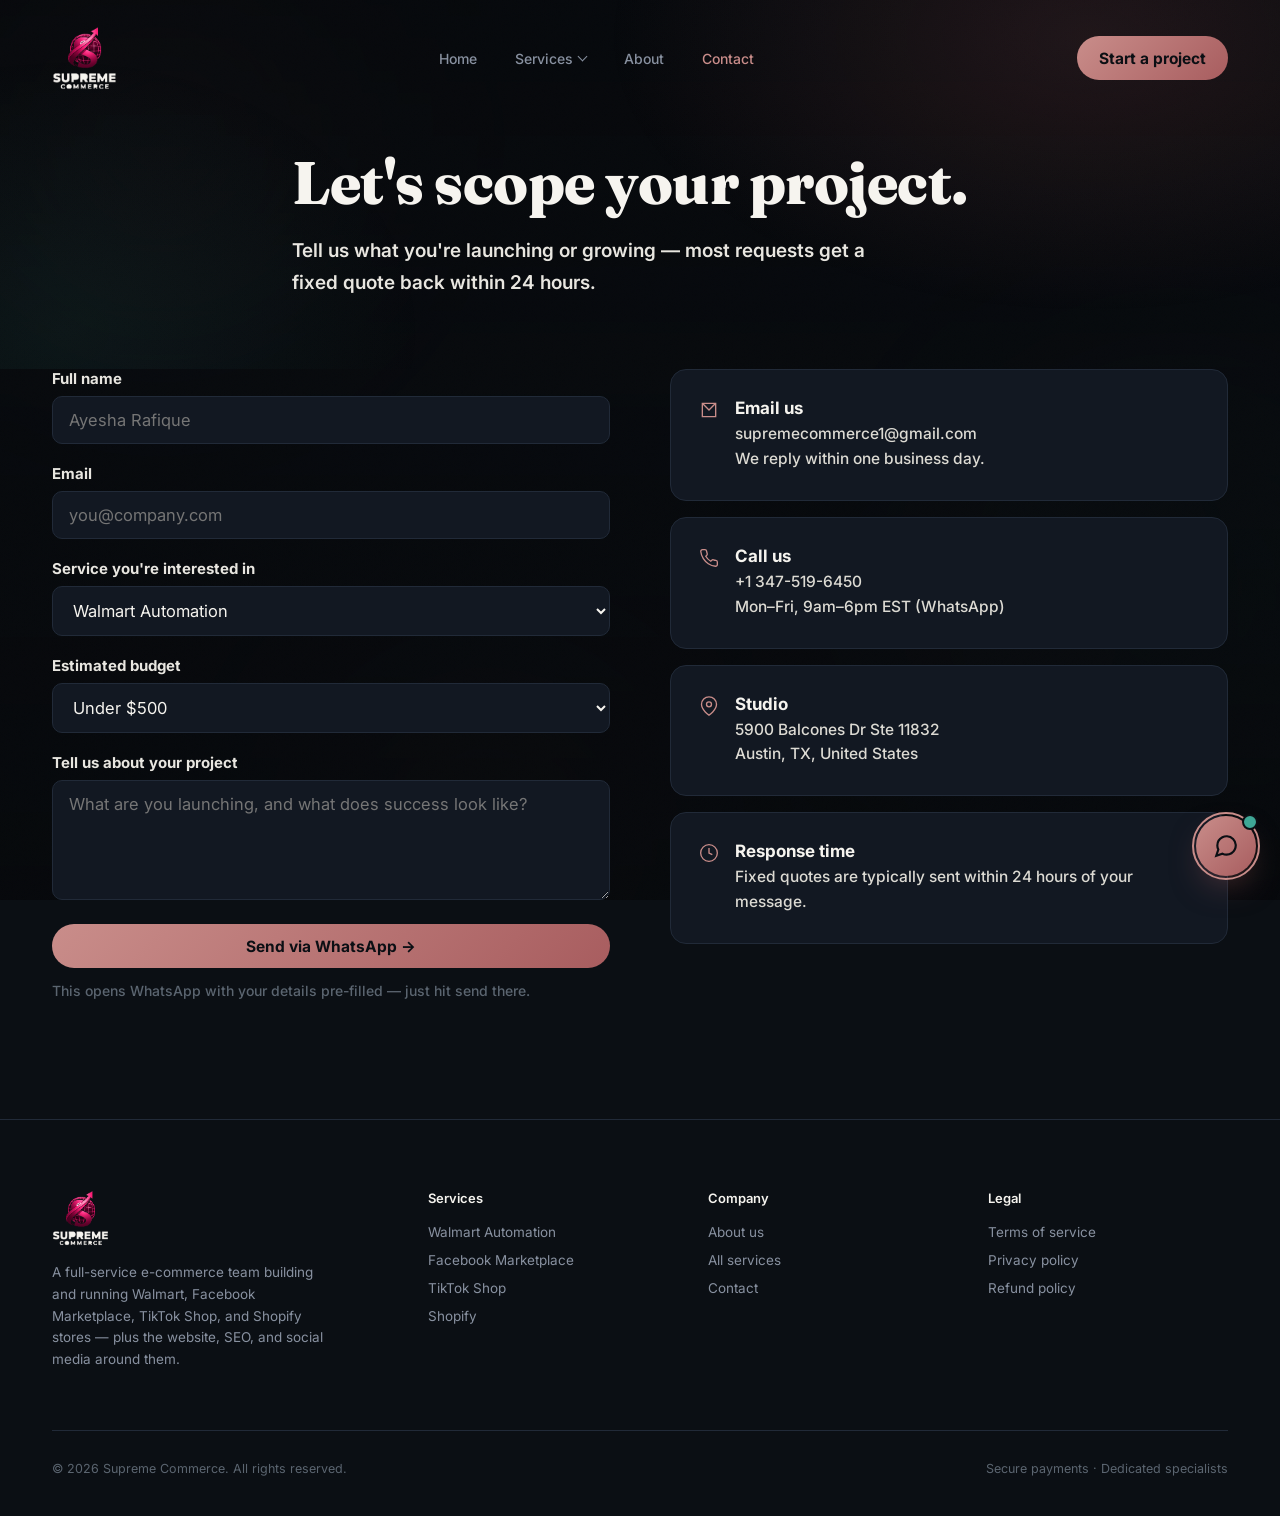
<file: contact.html>
<!DOCTYPE html>
<html lang="en">
<head>
<meta charset="UTF-8">
<meta name="viewport" content="width=device-width, initial-scale=1.0">
<title>Contact — Supreme Commerce</title>
<meta name="description" content="Contact Supreme Commerce to scope your e-commerce project. Tell us what you're launching or growing and get a fixed quote back within 24 hours.">
<meta name="robots" content="index, follow">
<link rel="canonical" href="https://supreme.supremecommerce.net/contact.html">
<meta property="og:type" content="website">
<meta property="og:site_name" content="Supreme Commerce">
<meta property="og:title" content="Contact — Supreme Commerce">
<meta property="og:description" content="Tell us what you're launching or growing and get a fixed quote back within 24 hours.">
<meta property="og:url" content="https://supreme.supremecommerce.net/contact.html">
<meta property="og:image" content="https://supreme.supremecommerce.net/assets/images/logo-transparent.png">
<meta name="twitter:card" content="summary_large_image">
<meta name="twitter:title" content="Contact — Supreme Commerce">
<meta name="twitter:description" content="Tell us what you're launching or growing and get a fixed quote back within 24 hours.">
<meta name="twitter:image" content="https://supreme.supremecommerce.net/assets/images/logo-transparent.png">
<link rel="icon" type="image/png" href="assets/images/logo-transparent.png">
<link rel="preconnect" href="https://fonts.googleapis.com">
<link href="https://fonts.googleapis.com/css2?family=Fraunces:opsz,wght@9..144,300;9..144,450;9..144,600;9..144,700&family=Inter:wght@400;500;600;700&family=IBM+Plex+Mono:wght@400;500&display=swap" rel="stylesheet">
<link rel="stylesheet" href="assets/style.css?v=20260722">
<style>
.submit-note{font-size:12.5px;color:var(--slate-dark);margin-top:14px;}
.form-success{
  display:none;background:rgba(63,167,150,0.1);border:1px solid var(--signal);border-radius:12px;
  padding:16px 20px;font-size:14px;margin-bottom:20px;align-items:center;gap:10px;
}
.form-success.show{display:flex;}
/* ---- Page-wide fixed video background ---- */
.page-bg-video{
  position:fixed !important;inset:0;width:100%;height:100%;object-fit:cover;
  z-index:0 !important;pointer-events:none;
}
.page-bg-overlay{
  position:fixed !important;inset:0;z-index:1 !important;pointer-events:none;
  background:linear-gradient(180deg, rgba(6,8,11,0.85) 0%, rgba(6,8,11,0.72) 40%, rgba(6,8,11,0.88) 100%);
}
/* ---- Bigger, bolder text across the whole page ---- */
.page-hero h1{font-size:clamp(36px,4.8vw,56px) !important;font-weight:800 !important;}
.page-hero p{font-size:19px !important;font-weight:600 !important;line-height:1.7 !important;color:#e8e6e0 !important;}
.breadcrumb{font-size:15px !important;font-weight:600 !important;}
.eyebrow{font-size:15px !important;font-weight:700 !important;}
.form-field label{font-size:15px !important;font-weight:700 !important;color:#e8e6e0 !important;}
.form-field input,.form-field textarea,.form-field select{font-size:16.5px !important;}
.submit-note{font-size:14px !important;font-weight:500 !important;}
.form-success{font-size:16px !important;font-weight:600 !important;}
.contact-info-card h5{font-size:17px !important;font-weight:700 !important;}
.contact-info-card p{font-size:15.5px !important;font-weight:500 !important;line-height:1.6 !important;color:#dcdad3 !important;}
.btn{font-size:15.5px !important;font-weight:700 !important;}
</style>
<link rel="stylesheet" href="assets/responsive.css?v=20260722">
</head>
<body>

<video class="page-bg-video" autoplay muted loop playsinline preload="auto" id="pageBgVideo">
  <source src="assets/videos/orbit-section-bg.mp4" type="video/mp4">
</video>
<div class="page-bg-overlay"></div>

<div class="bg-orbs">
  <div class="orb orb-1"></div>
  <div class="orb orb-2"></div>
  <div class="orb orb-3"></div>
  <div class="orb orb-4"></div>
</div>
<div class="grain"></div>

<nav id="nav">
  <div class="wrap">
    <a href="index.html" class="logo"><img src="assets/images/logo-transparent.png" alt="Supreme Commerce" class="logo-img"></a>
    <div class="nav-links" id="navLinks">
      <a href="index.html">Home</a>
      <div class="nav-item dropdown">
        <a href="services.html" class="dropdown-trigger">Services<span class="dropdown-caret" aria-hidden="true"></span></a>
        <div class="dropdown-menu">
          <div class="dropdown-panel">
            <div class="dropdown-label">Our Services</div>
            <a href="services.html#walmart">Walmart Automation</a>
            <a href="services.html#facebook">Facebook Marketplace</a>
            <a href="services.html#tiktok">TikTok Shop</a>
            <a href="services.html#shopify">Shopify Stores</a>
            <a href="services.html#webdev">Website Development</a>
            <a href="services.html#seo">SEO</a>
            <a href="services.html#social">Social Media Management</a>
          </div>
        </div>
      </div>
      <a href="about.html">About</a>
      <a href="contact.html" class="active">Contact</a>
    </div>
    <div style="display:flex;gap:12px;align-items:center;">
      <a href="contact.html" class="btn btn-brass">Start a project</a>
      <button class="nav-toggle" id="navToggle"><span></span><span></span><span></span></button>
    </div>
  </div>
</nav>

<section class="page-hero" style="min-height:40vh;">
  <div class="wrap">
    <h1 class="reveal">Let's scope your project.</h1>
    <p class="reveal">Tell us what you're launching or growing — most requests get a fixed quote back within 24 hours.</p>
  </div>
</section>

<section class="section" style="padding-top:0;">
  <div class="wrap">
    <div class="contact-grid">
      <div class="reveal">
        <div class="form-success" id="formSuccess">
          <svg width="18" height="18" viewBox="0 0 24 24" fill="none" stroke="var(--signal)" stroke-width="2"><circle cx="12" cy="12" r="10"/><path d="M9 12l2 2 4-4"/></svg>
          Opening WhatsApp — hit send there to reach us.
        </div>
        <form id="contactForm">
          <div class="form-field">
            <label for="name">Full name</label>
            <input type="text" id="name" name="name" placeholder="Ayesha Rafique" required>
          </div>
          <div class="form-field">
            <label for="email">Email</label>
            <input type="email" id="email" name="email" placeholder="you@company.com" required>
          </div>
          <div class="form-field">
            <label for="service">Service you're interested in</label>
            <select id="service" name="service">
              <option>Walmart Automation</option>
              <option>Facebook Marketplace</option>
              <option>TikTok Shop</option>
              <option>Shopify</option>
              <option>Website Development</option>
              <option>SEO</option>
              <option>Social Media Management</option>
              <option>Not sure yet</option>
            </select>
          </div>
          <div class="form-field">
            <label for="budget">Estimated budget</label>
            <select id="budget" name="budget">
              <option>Under $500</option>
              <option>$500 – $1,500</option>
              <option>$1,500 – $5,000</option>
              <option>$5,000+</option>
            </select>
          </div>
          <div class="form-field">
            <label for="message">Tell us about your project</label>
            <textarea id="message" name="message" placeholder="What are you launching, and what does success look like?" required></textarea>
          </div>
          <button type="submit" class="btn btn-brass" style="width:100%;justify-content:center;">Send via WhatsApp →</button>
          <p class="submit-note">This opens WhatsApp with your details pre-filled — just hit send there.</p>
        </form>
      </div>

      <div class="reveal">
        <a class="contact-info-card" href="https://mail.google.com/mail/?view=cm&fs=1&to=supremecommerce1@gmail.com&su=Project%20inquiry" target="_blank" rel="noopener" style="text-decoration:none;color:inherit;">
          <svg width="20" height="20" viewBox="0 0 24 24" fill="none" stroke="currentColor" stroke-width="1.6"><path d="M4 4h16v16H4zM4 4l8 8 8-8"/></svg>
          <div><h5>Email us</h5><p>supremecommerce1@gmail.com<br>We reply within one business day.</p></div>
        </a>
        <a class="contact-info-card" href="https://wa.me/13475196450" target="_blank" rel="noopener" style="text-decoration:none;color:inherit;">
          <svg width="20" height="20" viewBox="0 0 24 24" fill="none" stroke="currentColor" stroke-width="1.6"><path d="M22 16.92v3a2 2 0 01-2.18 2 19.79 19.79 0 01-8.63-3.07 19.5 19.5 0 01-6-6 19.79 19.79 0 01-3.07-8.67A2 2 0 014.11 2h3a2 2 0 012 1.72c.127.96.36 1.903.7 2.81a2 2 0 01-.45 2.11L8.09 9.91a16 16 0 006 6l1.27-1.27a2 2 0 012.11-.45c.907.34 1.85.57 2.81.7A2 2 0 0122 16.92z"/></svg>
          <div><h5>Call us</h5><p>+1 347-519-6450<br>Mon–Fri, 9am–6pm EST (WhatsApp)</p></div>
        </a>
        <div class="contact-info-card">
          <svg width="20" height="20" viewBox="0 0 24 24" fill="none" stroke="currentColor" stroke-width="1.6"><path d="M21 10c0 7-9 13-9 13s-9-6-9-13a9 9 0 0118 0z"/><circle cx="12" cy="10" r="3"/></svg>
          <div><h5>Studio</h5><p>5900 Balcones Dr Ste 11832<br>Austin, TX, United States</p></div>
        </div>
        <div class="contact-info-card">
          <svg width="20" height="20" viewBox="0 0 24 24" fill="none" stroke="currentColor" stroke-width="1.6"><circle cx="12" cy="12" r="10"/><path d="M12 6v6l4 2"/></svg>
          <div><h5>Response time</h5><p>Fixed quotes are typically sent within 24 hours of your message.</p></div>
        </div>
      </div>
    </div>
  </div>
</section>

<footer>
  <div class="wrap">
    <div class="foot-grid">
      <div class="foot-col">
        <div class="logo"><img src="assets/images/logo-transparent.png" alt="Supreme Commerce" class="logo-img"></div>
        <p class="foot-desc">A full-service e-commerce team building and running Walmart, Facebook Marketplace, TikTok Shop, and Shopify stores — plus the website, SEO, and social media around them.</p>
      </div>
      <div class="foot-col">
        <h5>Services</h5>
        <a href="services.html#walmart">Walmart Automation</a>
        <a href="services.html#facebook">Facebook Marketplace</a>
        <a href="services.html#tiktok">TikTok Shop</a>
        <a href="services.html#shopify">Shopify</a>
      </div>
      <div class="foot-col">
        <h5>Company</h5>
        <a href="about.html">About us</a>
          <a href="services.html">All services</a>
        <a href="contact.html">Contact</a>
      </div>
      <div class="foot-col">
        <h5>Legal</h5>
        <a href="#">Terms of service</a>
        <a href="#">Privacy policy</a>
        <a href="#">Refund policy</a>
      </div>
    </div>
    <div class="foot-bottom">
      <span>© 2026 Supreme Commerce. All rights reserved.</span>
      <span>Secure payments · Dedicated specialists</span>
    </div>
  </div>
</footer>

<script src="assets/script.js?v=20260722"></script>
<script src="assets/responsive.js?v=20260722"></script>
<script>
  // Page-wide background video: safety nudge for browsers that block autoplay until interaction
  const pageBgVideo = document.getElementById('pageBgVideo');
  if (pageBgVideo) {
    pageBgVideo.play().catch(() => {
      document.addEventListener('click', () => pageBgVideo.play(), { once: true });
    });
  }

  document.getElementById('contactForm').addEventListener('submit', function(e){
    e.preventDefault();
    if (!this.checkValidity()) {
      this.reportValidity();
      return;
    }

    const name = document.getElementById('name').value.trim();
    const email = document.getElementById('email').value.trim();
    const service = document.getElementById('service').value;
    const budget = document.getElementById('budget').value;
    const message = document.getElementById('message').value.trim();

    const text =
      `New project inquiry from the website:\n\n` +
      `Name: ${name}\n` +
      `Email: ${email}\n` +
      `Service: ${service}\n` +
      `Budget: ${budget}\n\n` +
      `Message:\n${message}`;

    const waUrl = `https://wa.me/13475196450?text=${encodeURIComponent(text)}`;
    window.open(waUrl, '_blank', 'noopener');

    document.getElementById('formSuccess').classList.add('show');
    this.reset();
    document.getElementById('formSuccess').scrollIntoView({behavior:'smooth', block:'center'});
  });
</script>
<script src="assets/chat-widget.js"></script>
</body>
</html>
</file>
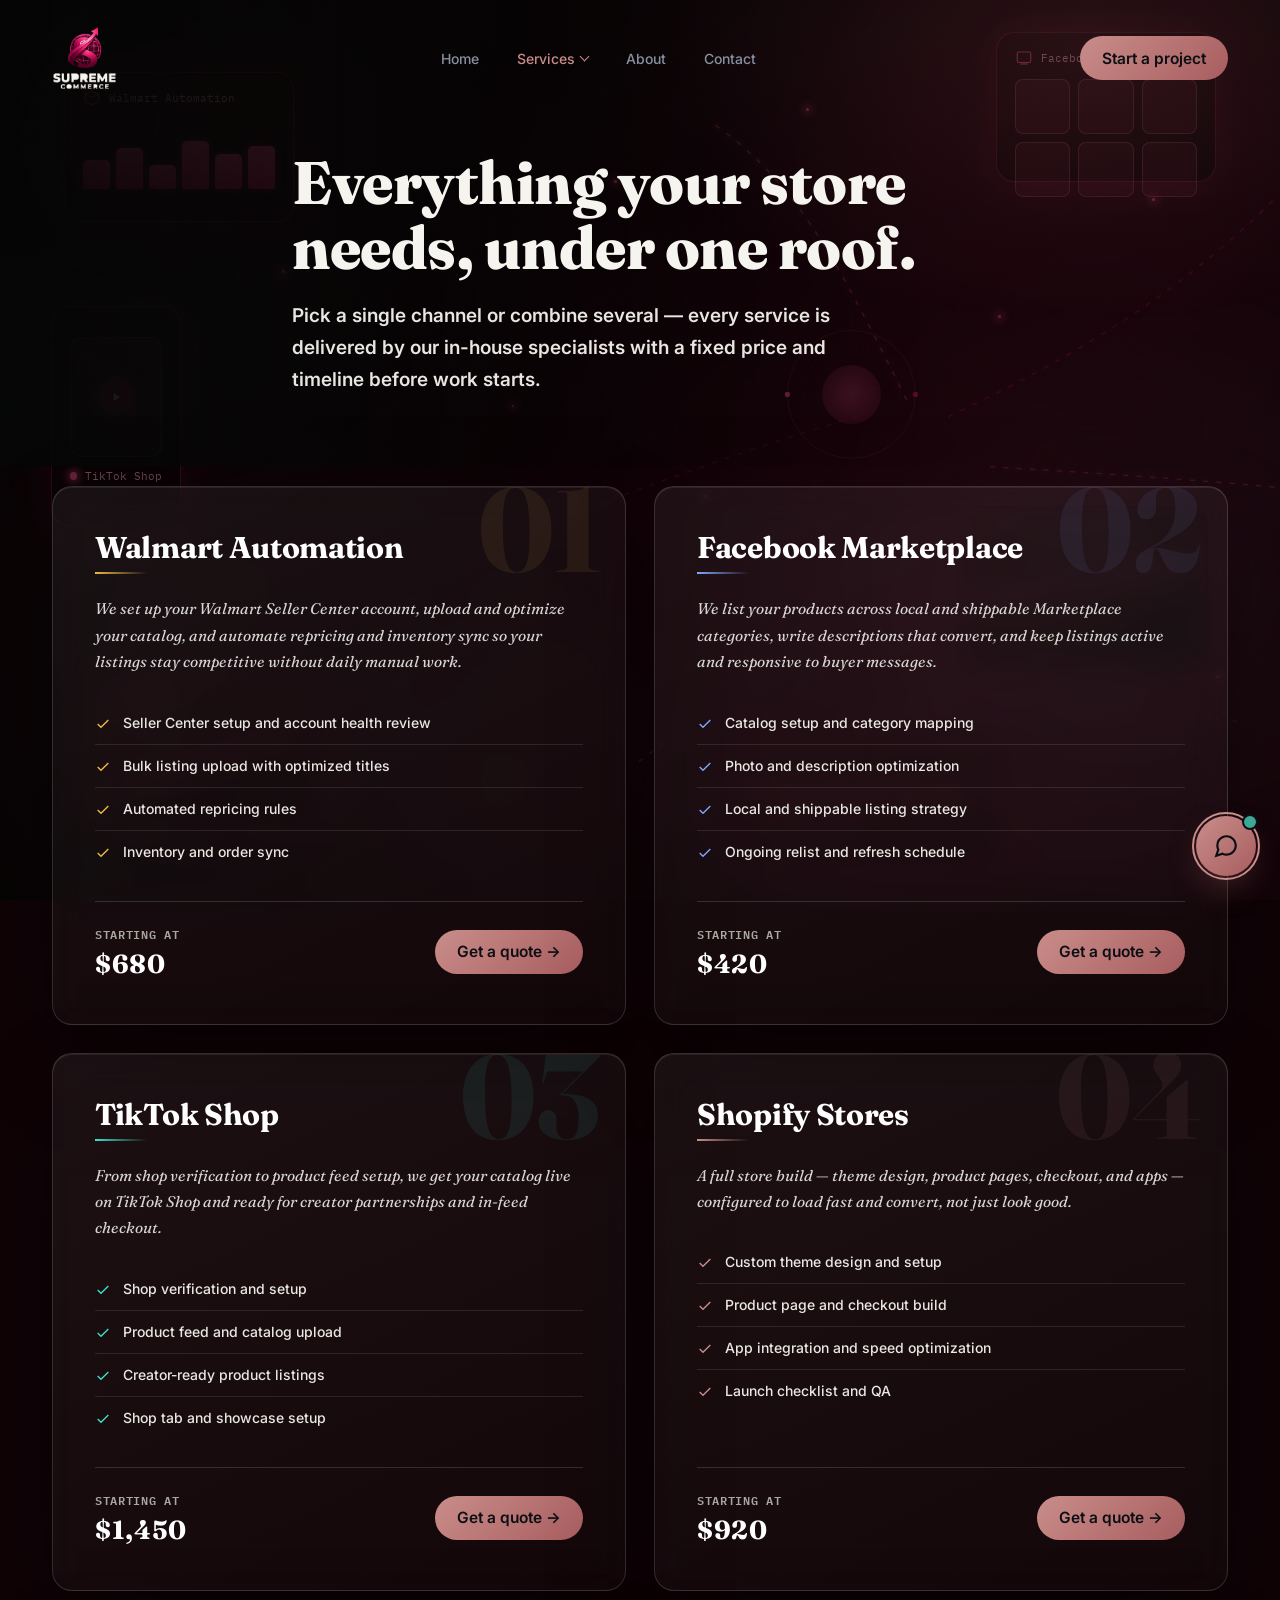
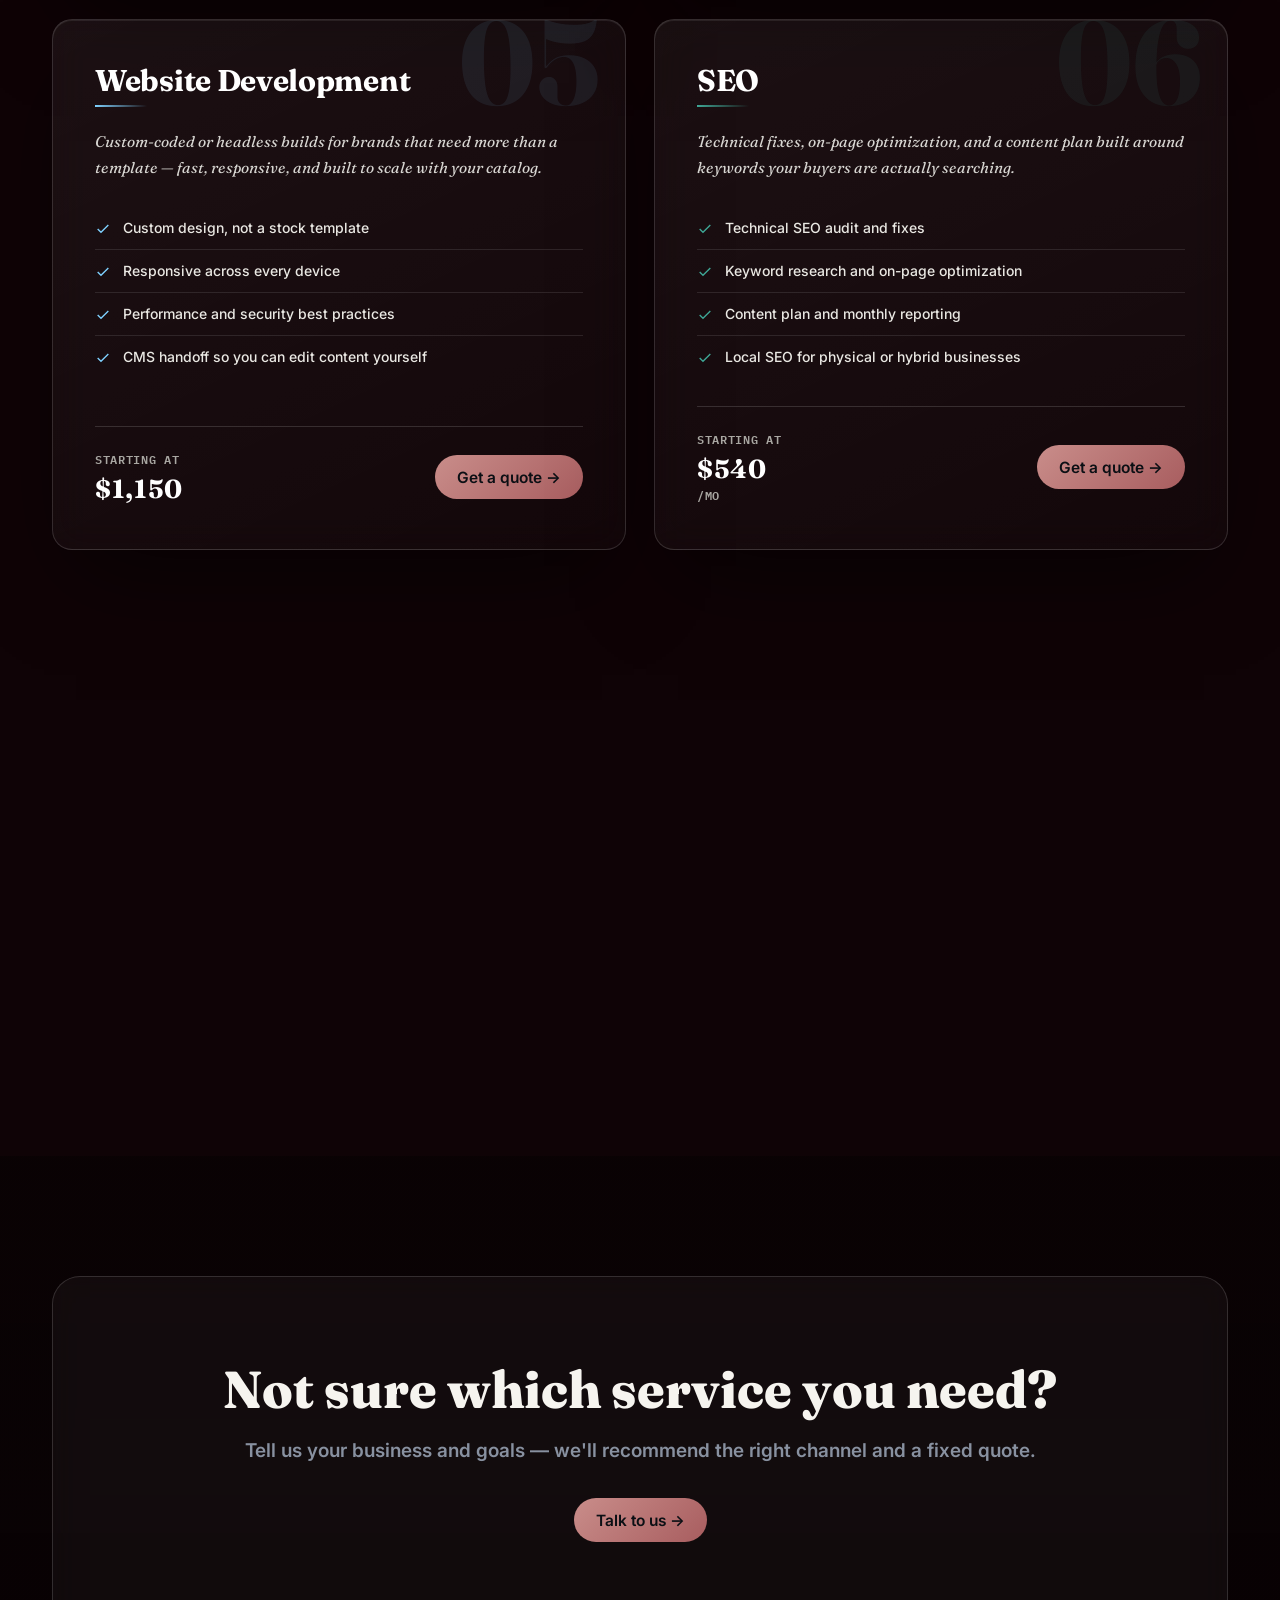
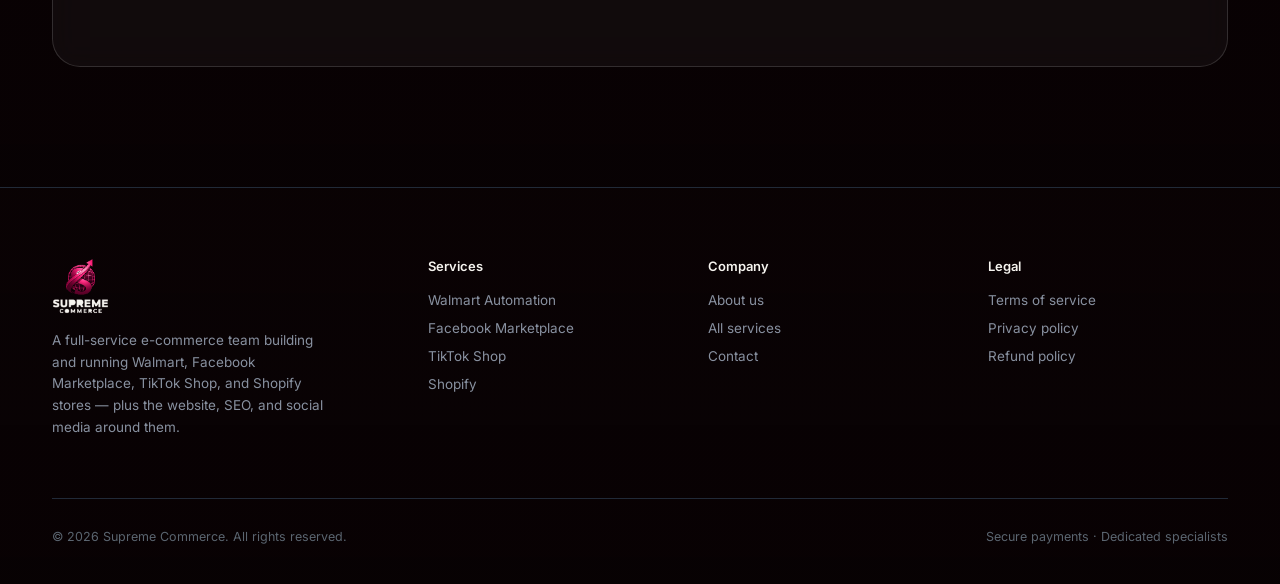
<file: services.html>
<!DOCTYPE html>
<html lang="en">
<head>
<meta charset="UTF-8">
<meta name="viewport" content="width=device-width, initial-scale=1.0">
<title>Services — Supreme Commerce</title>
<meta name="description" content="Supreme Commerce services: Walmart, Facebook Marketplace, TikTok Shop, and Shopify store setup, website development, SEO, and social media — fixed price, fixed timeline.">
<meta name="robots" content="index, follow">
<link rel="canonical" href="https://supreme.supremecommerce.net/services.html">
<meta property="og:type" content="website">
<meta property="og:site_name" content="Supreme Commerce">
<meta property="og:title" content="Services — Supreme Commerce">
<meta property="og:description" content="Walmart, Facebook Marketplace, TikTok Shop, and Shopify store setup, website development, SEO, and social media — fixed price, fixed timeline.">
<meta property="og:url" content="https://supreme.supremecommerce.net/services.html">
<meta property="og:image" content="https://supreme.supremecommerce.net/assets/images/logo-transparent.png">
<meta name="twitter:card" content="summary_large_image">
<meta name="twitter:title" content="Services — Supreme Commerce">
<meta name="twitter:description" content="Walmart, Facebook Marketplace, TikTok Shop, and Shopify store setup, website development, SEO, and social media — fixed price, fixed timeline.">
<meta name="twitter:image" content="https://supreme.supremecommerce.net/assets/images/logo-transparent.png">
<link rel="icon" type="image/png" href="assets/images/logo-transparent.png">
<link rel="preconnect" href="https://fonts.googleapis.com">
<link href="https://fonts.googleapis.com/css2?family=Fraunces:opsz,wght@9..144,300;9..144,450;9..144,600;9..144,700;9..144,900&family=Inter:wght@400;500;600;700;800;900&family=IBM+Plex+Mono:wght@400;500&display=swap" rel="stylesheet">
<link rel="stylesheet" href="assets/style.css?v=20260722">
<style>
.services-list{
  display:grid;
  grid-template-columns:repeat(2, 1fr);
  gap:28px;
  padding:20px 0;
}
.service-detail{position:relative;scroll-margin-top:110px;}

/* ---- Editorial glass panel (grid card) ---- */
.sd-content{
  height:100%;
  max-width:100%;
  position:relative;
  display:flex;flex-direction:column;
  background:linear-gradient(155deg, rgba(255,255,255,0.06), rgba(255,255,255,0.02));
  backdrop-filter:blur(18px);-webkit-backdrop-filter:blur(18px);
  border:1px solid rgba(255,255,255,0.14);
  border-radius:20px;
  padding:44px 42px;
  overflow:hidden;
  box-shadow:0 40px 90px -24px rgba(0,0,0,0.6), inset 0 1px 0 rgba(255,255,255,0.08);
}

/* Large faint watermark numeral, classic editorial touch */
.sd-content::before{
  content:attr(data-num);
  position:absolute;top:-0.15em;right:24px;z-index:0;
  font-family:var(--font-display);font-size:120px;font-weight:700;line-height:1;
  color:var(--sd-accent, var(--brass-bright));opacity:0.08;
  pointer-events:none;
}
.sd-content > *{position:relative;z-index:1;}

.sd-content h2{
  font-family:var(--font-display);font-size:clamp(26px,2.6vw,34px);font-weight:700;margin-bottom:8px;
  letter-spacing:-0.3px;line-height:1.1;color:#fff;
}
.sd-underline{
  width:52px;height:2px;margin-bottom:22px;
  background:linear-gradient(90deg, var(--sd-accent, var(--brass-bright)), transparent);
}
.sd-content > p{
  font-size:15.5px;font-weight:400;color:#d8d6d2;line-height:1.7;margin-bottom:26px;
  font-family:var(--font-display);font-style:italic;
}
.sd-features{list-style:none;margin-bottom:28px;}
.sd-features li{
  display:flex;gap:12px;align-items:flex-start;font-size:14px;font-weight:500;color:#eae8e3;
  padding:12px 0;border-top:1px solid rgba(255,255,255,0.1);
}
.sd-features li:first-child{border-top:none;}
.sd-features li svg{flex-shrink:0;margin-top:2px;color:var(--sd-accent, var(--signal));}
.sd-price-row{
  display:flex;align-items:center;justify-content:space-between;
  padding-top:22px;border-top:1px solid rgba(255,255,255,0.14);
  margin-top:auto;
}
.sd-price{
  font-family:var(--font-mono);font-size:11.5px;color:#a9a7a2;font-weight:600;
  text-transform:uppercase;letter-spacing:0.06em;
}
.sd-price b{
  display:block;font-family:var(--font-display);font-weight:700;font-size:26px;color:#fff;margin-top:4px;
}
@media(prefers-reduced-motion: reduce){
  .service-detail{animation:none;}
}

/* ---- Per-service accent color (drives numeral watermark, underline, icons) ---- */
#walmart{--sd-accent:#F0B84A;}
#facebook{--sd-accent:#7FA8FF;}
#tiktok{--sd-accent:#3FE0C8;}
#shopify{--sd-accent:var(--brass-bright);}
#webdev{--sd-accent:#7FD1FF;}
#seo{--sd-accent:var(--signal);}
#social{--sd-accent:#FF9EC1;}

/* ---- (page-wide crimson background now uses the full .page-cmd-bg scene, defined below) ---- */
/* ---- Bigger, bolder text across the whole page ---- */
.page-hero h1{font-size:clamp(38px,5vw,60px) !important;font-weight:800 !important;}
.page-hero p{font-size:19px !important;font-weight:600 !important;line-height:1.7 !important;color:#e8e6e0 !important;}
.breadcrumb{font-size:15px !important;font-weight:600 !important;}
.eyebrow{font-size:15px !important;font-weight:700 !important;}
.final-cta h2{font-size:clamp(34px,4.6vw,52px) !important;font-weight:800 !important;}
.final-cta p{font-size:19px !important;font-weight:600 !important;}
.sd-content h2{font-size:clamp(24px,2.4vw,32px) !important;}
.sd-content > p{font-size:15.5px !important;}
.sd-features li{font-size:14px !important;}
.sd-price b{font-size:26px !important;}
/* ---- Ecommerce Command Center hero background (recreated in portable CSS/SVG) ---- */
@keyframes cmdGlowPulse{0%,100%{opacity:0.5;}50%{opacity:1;}}
@keyframes cmdFloatY{0%,100%{transform:translateY(0px);}50%{transform:translateY(-14px);}}
@keyframes cmdFloatY2{0%,100%{transform:translateY(0px);}50%{transform:translateY(12px);}}
@keyframes cmdOrbitSpin{from{transform:rotate(0deg);}to{transform:rotate(360deg);}}
@keyframes cmdDashMove{to{stroke-dashoffset:-40;}}
@keyframes cmdParticleDrift{0%,100%{transform:translate(0,0);opacity:0.12;}50%{transform:translate(6px,-16px);opacity:0.75;}}
@keyframes cmdCorePulse{0%,100%{box-shadow:0 0 60px 20px rgba(255,77,141,0.35);}50%{box-shadow:0 0 90px 30px rgba(255,77,141,0.55);}}

.cmd-hero{position:relative;min-height:92vh;}
.page-cmd-bg{
  position:fixed !important;inset:0;z-index:0 !important;overflow:hidden;pointer-events:none;
  background:radial-gradient(ellipse 1500px 1000px at 78% 65%, #2a0512 0%, #120208 45%, #050505 78%);
  transition:opacity 0.6s ease;
}
.page-cmd-overlay{
  position:fixed !important;inset:0;z-index:1 !important;pointer-events:none;
  background:rgba(5,3,3,0.62);
}
.cmd-glow{position:absolute;border-radius:50%;filter:blur(140px);animation:cmdGlowPulse 8s ease-in-out infinite;}
.cmd-glow-1{width:52vw;height:52vw;max-width:900px;max-height:900px;background:rgba(216,27,96,0.14);right:-12%;top:-16%;}
.cmd-glow-2{width:58vw;height:58vw;max-width:1000px;max-height:1000px;background:rgba(255,77,141,0.12);right:-14%;bottom:-20%;animation-delay:1s;}
.cmd-glow-3{width:30vw;height:30vw;max-width:500px;max-height:500px;background:rgba(255,77,141,0.08);left:0;bottom:8%;animation-delay:0.5s;}

.cmd-particles span{
  position:absolute;border-radius:50%;background:#ff4d8d;
  box-shadow:0 0 8px 2px rgba(255,77,141,0.8);
  animation-name:cmdParticleDrift;animation-timing-function:ease-in-out;animation-iteration-count:infinite;
}

.cmd-lines{position:absolute;inset:0;width:100%;height:100%;pointer-events:none;}
.cmd-line{fill:none;stroke-width:1.5;stroke-dasharray:6 10;opacity:0.5;filter:url(#cmdGlowLine);animation-name:cmdDashMove;animation-timing-function:linear;animation-iteration-count:infinite;}
.cmd-line-a{stroke:#FF4D8D;}
.cmd-line-b{stroke:#D81B60;}

.cmd-hub{position:absolute;left:61%;top:36%;width:11vw;height:11vw;max-width:180px;max-height:180px;min-width:120px;min-height:120px;}
.cmd-hub-rings{position:absolute;inset:0;width:100%;height:100%;animation:cmdOrbitSpin 30s linear infinite;transform-origin:center;}
.cmd-hub-core{
  position:absolute;left:29%;top:29%;width:42%;height:42%;border-radius:50%;
  background:radial-gradient(circle, rgba(255,77,141,0.5), rgba(216,27,96,0.15));
  animation:cmdCorePulse 4s ease-in-out infinite;
}

.cmd-card{
  position:absolute;border-radius:18px;
  background:linear-gradient(155deg, rgba(40,4,12,0.6), rgba(8,1,4,0.6));
  border:1px solid rgba(255,77,141,0.3);
  box-shadow:0 0 40px rgba(216,27,96,0.22);
  backdrop-filter:blur(6px);-webkit-backdrop-filter:blur(6px);
  padding:16px 18px;
}
.cmd-card-head{display:flex;align-items:center;gap:8px;margin-bottom:12px;color:#ffb3cc;font-size:11px;font-family:var(--font-mono);white-space:nowrap;}
.cmd-dot{width:8px;height:8px;border-radius:50%;background:#FF4D8D;box-shadow:0 0 8px 2px rgba(255,77,141,0.8);display:inline-block;}

.cmd-card-walmart{left:5%;top:8%;width:17vw;max-width:300px;min-width:230px;height:150px;animation:cmdFloatY 8s ease-in-out infinite;}
.cmd-bars{display:flex;align-items:flex-end;gap:6px;height:70px;}
.cmd-bars i{flex:1;border-radius:5px 5px 2px 2px;background:linear-gradient(180deg,#FF4D8D,#D81B60);box-shadow:0 0 10px rgba(216,27,96,0.5);display:block;}

.cmd-card-facebook{right:5%;top:3.5%;width:16vw;max-width:280px;min-width:220px;height:150px;animation:cmdFloatY2 7s ease-in-out infinite 0.4s;}
.cmd-grid{display:grid;grid-template-columns:repeat(3,1fr);gap:8px;}
.cmd-grid i{aspect-ratio:1;border-radius:8px;background:rgba(255,77,141,0.12);border:1px solid rgba(255,150,190,0.3);display:block;}

.cmd-card-tiktok{left:4%;top:34%;width:10vw;max-width:170px;min-width:130px;height:220px;animation:cmdFloatY 9s ease-in-out infinite 0.6s;display:flex;flex-direction:column;justify-content:center;}
.cmd-play-wrap{width:100%;height:120px;border-radius:12px;background:rgba(255,77,141,0.1);border:1px solid rgba(255,150,190,0.25);display:flex;align-items:center;justify-content:center;}
.cmd-play-btn{width:32px;height:32px;border-radius:50%;background:rgba(216,27,96,0.5);box-shadow:0 0 14px rgba(255,77,141,0.7);display:flex;align-items:center;justify-content:center;}

.cmd-card-shopify{right:5.5%;top:56%;width:18vw;max-width:320px;min-width:250px;height:170px;animation:cmdFloatY2 7.5s ease-in-out infinite 0.2s;}
.cmd-chart-line{filter:drop-shadow(0 0 6px rgba(255,77,141,0.7));}

.cmd-card-seo{left:8%;top:76%;width:16vw;max-width:280px;min-width:220px;height:140px;animation:cmdFloatY 8.5s ease-in-out infinite 0.7s;}

.cmd-card-social{right:22%;top:82%;width:18vw;max-width:320px;min-width:250px;height:120px;animation:cmdFloatY2 9s ease-in-out infinite 0.9s;}
.cmd-nodes{display:flex;align-items:center;justify-content:space-around;height:100%;}
.cmd-nodes i{width:38px;height:38px;border-radius:50%;background:rgba(255,77,141,0.14);border:1.5px solid rgba(255,150,190,0.5);box-shadow:0 0 14px rgba(255,77,141,0.4);display:block;}

.cmd-vignette{
  position:absolute;inset:0;z-index:1;pointer-events:none;
  background:linear-gradient(90deg, rgba(5,5,5,0.88) 0%, rgba(5,5,5,0.55) 32%, rgba(5,5,5,0.15) 55%, transparent 72%);
}
.cmd-hero .wrap{position:relative;z-index:2;}

@media(prefers-reduced-motion: reduce){
  .cmd-glow,.cmd-particles span,.cmd-hub-rings,.cmd-hub-core,.cmd-card,.cmd-line{animation:none;}
}
@media(max-width:900px){
  .cmd-card{display:none;}
  .cmd-hub{display:none;}
  .cmd-lines{display:none;}
}
body{background:#0f0306 !important;}

/* ---- Background for final CTA + footer (last two sections) ---- */
.cta-footer-bg{
  position:relative;
  background-image:url('assets/images/cta-footer-bg.png');
  background-size:cover;
  background-position:center right;
  background-repeat:no-repeat;
  background-attachment:fixed;
}
#ctaFadeSection.cta-footer-bg{background-position:center 55%;}
footer.cta-footer-bg{background-position:center 55%;}
.cta-footer-bg::before{
  content:'';position:absolute;inset:0;z-index:0;pointer-events:none;
  background:linear-gradient(180deg, rgba(6,2,3,0.55) 0%, rgba(6,2,3,0.75) 100%);
}
.cta-footer-bg .wrap{position:relative;z-index:1;}
#ctaFadeSection .final-cta{
  background:rgba(255,255,255,0.04);
  backdrop-filter:blur(14px);-webkit-backdrop-filter:blur(14px);
  border:1px solid rgba(255,255,255,0.14);
}
#ctaFadeSection .final-cta::before{display:none;}
@media(max-width:900px){
  .cta-footer-bg{background-attachment:scroll;}
}
</style>
<link rel="stylesheet" href="assets/responsive.css?v=20260722">
</head>
<body>

<div class="page-cmd-bg" id="pageCmdBg">
<div class="cmd-glow cmd-glow-1" data-depth="15"></div>
    <div class="cmd-glow cmd-glow-2" data-depth="-10"></div>
    <div class="cmd-glow cmd-glow-3" data-depth="20"></div>

    <div class="cmd-particles">
      <span style="left:6%;top:14%;width:3px;height:3px;animation-duration:6s;animation-delay:0s;"></span>
      <span style="left:14%;top:62%;width:2px;height:2px;animation-duration:7s;animation-delay:0.6s;"></span>
      <span style="left:22%;top:30%;width:3px;height:3px;animation-duration:5.5s;animation-delay:1.2s;"></span>
      <span style="left:35%;top:75%;width:2px;height:2px;animation-duration:8s;animation-delay:0.3s;"></span>
      <span style="left:48%;top:20%;width:3px;height:3px;animation-duration:6.5s;animation-delay:2s;"></span>
      <span style="left:55%;top:55%;width:2px;height:2px;animation-duration:7.5s;animation-delay:1.5s;"></span>
      <span style="left:63%;top:12%;width:3px;height:3px;animation-duration:6s;animation-delay:0.9s;"></span>
      <span style="left:70%;top:68%;width:2px;height:2px;animation-duration:9s;animation-delay:2.4s;"></span>
      <span style="left:78%;top:35%;width:3px;height:3px;animation-duration:5s;animation-delay:1.8s;"></span>
      <span style="left:85%;top:58%;width:2px;height:2px;animation-duration:7s;animation-delay:0.5s;"></span>
      <span style="left:90%;top:22%;width:3px;height:3px;animation-duration:6.5s;animation-delay:3s;"></span>
      <span style="left:40%;top:45%;width:2px;height:2px;animation-duration:8.5s;animation-delay:1.1s;"></span>
      <span style="left:60%;top:82%;width:3px;height:3px;animation-duration:6s;animation-delay:2.6s;"></span>
      <span style="left:12%;top:85%;width:2px;height:2px;animation-duration:7.5s;animation-delay:0.2s;"></span>
      <span style="left:95%;top:75%;width:3px;height:3px;animation-duration:5.5s;animation-delay:1.4s;"></span>
    </div>

    <svg class="cmd-lines" data-depth="-15" viewBox="0 0 1920 1080" preserveAspectRatio="xMidYMid slice">
      <defs>
        <filter id="cmdGlowLine" x="-50%" y="-50%" width="200%" height="200%">
          <feGaussianBlur stdDeviation="4" result="b"/>
          <feMerge><feMergeNode in="b"/><feMergeNode in="SourceGraphic"/></feMerge>
        </filter>
      </defs>
      <path d="M 1280 480 C 1200 320, 1150 220, 1050 150" class="cmd-line cmd-line-a" style="animation-duration:3s;"/>
      <path d="M 1330 500 C 1500 420, 1620 340, 1720 240" class="cmd-line cmd-line-b" style="animation-duration:3.3s;"/>
      <path d="M 1380 560 C 1550 570, 1680 580, 1780 590" class="cmd-line cmd-line-a" style="animation-duration:3.6s;"/>
      <path d="M 1340 640 C 1480 730, 1580 800, 1680 870" class="cmd-line cmd-line-b" style="animation-duration:4s;"/>
      <path d="M 1260 620 C 1150 750, 1050 850, 950 920" class="cmd-line cmd-line-a" style="animation-duration:4.3s;opacity:0.4;"/>
      <path d="M 1220 500 C 1050 550, 900 610, 760 660" class="cmd-line cmd-line-b" style="animation-duration:4.6s;opacity:0.35;"/>
    </svg>

    <div class="cmd-hub" data-depth="-30">
      <svg viewBox="0 0 220 220" class="cmd-hub-rings">
        <circle cx="110" cy="110" r="100" fill="none" stroke="rgba(255,77,141,0.3)" stroke-width="1"/>
        <circle cx="110" cy="110" r="75" fill="none" stroke="rgba(216,27,96,0.35)" stroke-width="1" stroke-dasharray="3 6"/>
        <circle cx="10" cy="110" r="4" fill="#FF4D8D"/>
        <circle cx="210" cy="110" r="4" fill="#D81B60"/>
      </svg>
      <div class="cmd-hub-core"></div>
    </div>

    <div class="cmd-card cmd-card-walmart" data-depth="-25">
      <div class="cmd-card-head">
        <svg width="18" height="18" viewBox="0 0 24 24" fill="none"><path d="M3 7l9-4 9 4-9 4-9-4z" stroke="#FF4D8D" stroke-width="1.5"/><path d="M3 7v10l9 4 9-4V7" stroke="#FF4D8D" stroke-width="1.5"/></svg>
        <span>Walmart Automation</span>
      </div>
      <div class="cmd-bars">
        <i style="height:42%;"></i><i style="height:58%;"></i><i style="height:34%;"></i>
        <i style="height:68%;"></i><i style="height:50%;"></i><i style="height:62%;"></i>
      </div>
    </div>

    <div class="cmd-card cmd-card-facebook" data-depth="35">
      <div class="cmd-card-head">
        <svg width="18" height="18" viewBox="0 0 24 24" fill="none"><rect x="3" y="4" width="18" height="14" rx="2" stroke="#FF4D8D" stroke-width="1.5"/><path d="M7 20h10" stroke="#FF4D8D" stroke-width="1.5"/></svg>
        <span>Facebook Marketplace</span>
      </div>
      <div class="cmd-grid">
        <i></i><i></i><i></i><i></i><i></i><i></i>
      </div>
    </div>

    <div class="cmd-card cmd-card-tiktok" data-depth="-40">
      <div class="cmd-play-wrap">
        <div class="cmd-play-btn">
          <svg width="14" height="14" viewBox="0 0 24 24" fill="none"><path d="M8 5v14l11-7-11-7z" fill="#fff" opacity="0.9"/></svg>
        </div>
      </div>
      <div class="cmd-card-head" style="margin-top:12px;">
        <span class="cmd-dot"></span>
        <span>TikTok Shop</span>
      </div>
    </div>

    <div class="cmd-card cmd-card-shopify" data-depth="28">
      <div class="cmd-card-head">
        <svg width="18" height="18" viewBox="0 0 24 24" fill="none"><path d="M6 8l1-4h10l1 4M4 8h16l-1 12H5L4 8z" stroke="#FF4D8D" stroke-width="1.5"/></svg>
        <span>Shopify Storefront</span>
      </div>
      <svg width="100%" height="70" viewBox="0 0 300 100" preserveAspectRatio="none" class="cmd-chart-line">
        <polyline points="0,80 40,60 80,65 120,40 160,45 200,20 240,28 300,10" fill="none" stroke="#FF4D8D" stroke-width="3"/>
      </svg>
    </div>

    <div class="cmd-card cmd-card-seo" data-depth="-32">
      <div class="cmd-card-head">
        <svg width="16" height="16" viewBox="0 0 24 24" fill="none"><circle cx="10" cy="10" r="6" stroke="#FF4D8D" stroke-width="1.5"/><path d="M15 15l5 5" stroke="#FF4D8D" stroke-width="1.5"/></svg>
        <span>SEO</span>
      </div>
      <svg width="100%" height="60" viewBox="0 0 260 80" preserveAspectRatio="none" class="cmd-chart-line">
        <polyline points="0,70 40,60 80,55 120,40 160,35 200,18 260,5" fill="none" stroke="#D81B60" stroke-width="2.5"/>
      </svg>
    </div>

    <div class="cmd-card cmd-card-social" data-depth="22">
      <div class="cmd-nodes">
        <i></i><i></i><i></i><i></i>
      </div>
    </div>

  </div>

  <div class="page-cmd-overlay"></div>

<div class="bg-orbs">
  <div class="orb orb-1"></div>
  <div class="orb orb-2"></div>
  <div class="orb orb-3"></div>
  <div class="orb orb-4"></div>
</div>
<div class="grain"></div>

<nav id="nav">
  <div class="wrap">
    <a href="index.html" class="logo"><img src="assets/images/logo-transparent.png" alt="Supreme Commerce" class="logo-img"></a>
    <div class="nav-links" id="navLinks">
      <a href="index.html">Home</a>
      <div class="nav-item dropdown">
        <a href="services.html" class="dropdown-trigger active">Services<span class="dropdown-caret" aria-hidden="true"></span></a>
        <div class="dropdown-menu">
          <div class="dropdown-panel">
            <div class="dropdown-label">Our Services</div>
            <a href="services.html#walmart">Walmart Automation</a>
            <a href="services.html#facebook">Facebook Marketplace</a>
            <a href="services.html#tiktok">TikTok Shop</a>
            <a href="services.html#shopify">Shopify Stores</a>
            <a href="services.html#webdev">Website Development</a>
            <a href="services.html#seo">SEO</a>
            <a href="services.html#social">Social Media Management</a>
          </div>
        </div>
      </div>
      <a href="about.html">About</a>
      <a href="contact.html">Contact</a>
    </div>
    <div style="display:flex;gap:12px;align-items:center;">
      <a href="contact.html" class="btn btn-brass">Start a project</a>
      <button class="nav-toggle" id="navToggle"><span></span><span></span><span></span></button>
    </div>
  </div>
</nav>

<section class="page-hero cmd-hero">
  <div class="cmd-vignette"></div>
  <div class="wrap">
    <h1 class="reveal">Everything your store needs, under one roof.</h1>
    <p class="reveal">Pick a single channel or combine several — every service is delivered by our in-house specialists with a fixed price and timeline before work starts.</p>
  </div>
</section>

<div class="wrap">
<div class="services-list" id="servicesList">

  <div class="service-detail reveal reveal-left" id="walmart">
    <div class="sd-content" data-num="01">
      <h2>Walmart Automation</h2>
      <div class="sd-underline"></div>
      <p>We set up your Walmart Seller Center account, upload and optimize your catalog, and automate repricing and inventory sync so your listings stay competitive without daily manual work.</p>
      <ul class="sd-features">
        <li><svg width="16" height="16" viewBox="0 0 24 24" fill="none" stroke="currentColor" stroke-width="2"><path d="M20 6L9 17l-5-5"/></svg> Seller Center setup and account health review</li>
        <li><svg width="16" height="16" viewBox="0 0 24 24" fill="none" stroke="currentColor" stroke-width="2"><path d="M20 6L9 17l-5-5"/></svg> Bulk listing upload with optimized titles</li>
        <li><svg width="16" height="16" viewBox="0 0 24 24" fill="none" stroke="currentColor" stroke-width="2"><path d="M20 6L9 17l-5-5"/></svg> Automated repricing rules</li>
        <li><svg width="16" height="16" viewBox="0 0 24 24" fill="none" stroke="currentColor" stroke-width="2"><path d="M20 6L9 17l-5-5"/></svg> Inventory and order sync</li>
      </ul>
      <div class="sd-price-row">
        <div class="sd-price">Starting at<b>$680</b></div>
        <a href="contact.html" class="btn btn-brass">Get a quote →</a>
      </div>
    </div>
  </div>

  <div class="service-detail reveal reveal-right" id="facebook">
    <div class="sd-content" data-num="02">
      <h2>Facebook Marketplace</h2>
      <div class="sd-underline"></div>
      <p>We list your products across local and shippable Marketplace categories, write descriptions that convert, and keep listings active and responsive to buyer messages.</p>
      <ul class="sd-features">
        <li><svg width="16" height="16" viewBox="0 0 24 24" fill="none" stroke="currentColor" stroke-width="2"><path d="M20 6L9 17l-5-5"/></svg> Catalog setup and category mapping</li>
        <li><svg width="16" height="16" viewBox="0 0 24 24" fill="none" stroke="currentColor" stroke-width="2"><path d="M20 6L9 17l-5-5"/></svg> Photo and description optimization</li>
        <li><svg width="16" height="16" viewBox="0 0 24 24" fill="none" stroke="currentColor" stroke-width="2"><path d="M20 6L9 17l-5-5"/></svg> Local and shippable listing strategy</li>
        <li><svg width="16" height="16" viewBox="0 0 24 24" fill="none" stroke="currentColor" stroke-width="2"><path d="M20 6L9 17l-5-5"/></svg> Ongoing relist and refresh schedule</li>
      </ul>
      <div class="sd-price-row">
        <div class="sd-price">Starting at<b>$420</b></div>
        <a href="contact.html" class="btn btn-brass">Get a quote →</a>
      </div>
    </div>
  </div>

  <div class="service-detail reveal reveal-left" id="tiktok">
    <div class="sd-content" data-num="03">
      <h2>TikTok Shop</h2>
      <div class="sd-underline"></div>
      <p>From shop verification to product feed setup, we get your catalog live on TikTok Shop and ready for creator partnerships and in-feed checkout.</p>
      <ul class="sd-features">
        <li><svg width="16" height="16" viewBox="0 0 24 24" fill="none" stroke="currentColor" stroke-width="2"><path d="M20 6L9 17l-5-5"/></svg> Shop verification and setup</li>
        <li><svg width="16" height="16" viewBox="0 0 24 24" fill="none" stroke="currentColor" stroke-width="2"><path d="M20 6L9 17l-5-5"/></svg> Product feed and catalog upload</li>
        <li><svg width="16" height="16" viewBox="0 0 24 24" fill="none" stroke="currentColor" stroke-width="2"><path d="M20 6L9 17l-5-5"/></svg> Creator-ready product listings</li>
        <li><svg width="16" height="16" viewBox="0 0 24 24" fill="none" stroke="currentColor" stroke-width="2"><path d="M20 6L9 17l-5-5"/></svg> Shop tab and showcase setup</li>
      </ul>
      <div class="sd-price-row">
        <div class="sd-price">Starting at<b>$1,450</b></div>
        <a href="contact.html" class="btn btn-brass">Get a quote →</a>
      </div>
    </div>
  </div>

  <div class="service-detail reveal reveal-right" id="shopify">
    <div class="sd-content" data-num="04">
      <h2>Shopify Stores</h2>
      <div class="sd-underline"></div>
      <p>A full store build — theme design, product pages, checkout, and apps — configured to load fast and convert, not just look good.</p>
      <ul class="sd-features">
        <li><svg width="16" height="16" viewBox="0 0 24 24" fill="none" stroke="currentColor" stroke-width="2"><path d="M20 6L9 17l-5-5"/></svg> Custom theme design and setup</li>
        <li><svg width="16" height="16" viewBox="0 0 24 24" fill="none" stroke="currentColor" stroke-width="2"><path d="M20 6L9 17l-5-5"/></svg> Product page and checkout build</li>
        <li><svg width="16" height="16" viewBox="0 0 24 24" fill="none" stroke="currentColor" stroke-width="2"><path d="M20 6L9 17l-5-5"/></svg> App integration and speed optimization</li>
        <li><svg width="16" height="16" viewBox="0 0 24 24" fill="none" stroke="currentColor" stroke-width="2"><path d="M20 6L9 17l-5-5"/></svg> Launch checklist and QA</li>
      </ul>
      <div class="sd-price-row">
        <div class="sd-price">Starting at<b>$920</b></div>
        <a href="contact.html" class="btn btn-brass">Get a quote →</a>
      </div>
    </div>
  </div>

  <div class="service-detail reveal reveal-left" id="webdev">
    <div class="sd-content" data-num="05">
      <h2>Website Development</h2>
      <div class="sd-underline"></div>
      <p>Custom-coded or headless builds for brands that need more than a template — fast, responsive, and built to scale with your catalog.</p>
      <ul class="sd-features">
        <li><svg width="16" height="16" viewBox="0 0 24 24" fill="none" stroke="currentColor" stroke-width="2"><path d="M20 6L9 17l-5-5"/></svg> Custom design, not a stock template</li>
        <li><svg width="16" height="16" viewBox="0 0 24 24" fill="none" stroke="currentColor" stroke-width="2"><path d="M20 6L9 17l-5-5"/></svg> Responsive across every device</li>
        <li><svg width="16" height="16" viewBox="0 0 24 24" fill="none" stroke="currentColor" stroke-width="2"><path d="M20 6L9 17l-5-5"/></svg> Performance and security best practices</li>
        <li><svg width="16" height="16" viewBox="0 0 24 24" fill="none" stroke="currentColor" stroke-width="2"><path d="M20 6L9 17l-5-5"/></svg> CMS handoff so you can edit content yourself</li>
      </ul>
      <div class="sd-price-row">
        <div class="sd-price">Starting at<b>$1,150</b></div>
        <a href="contact.html" class="btn btn-brass">Get a quote →</a>
      </div>
    </div>
  </div>

  <div class="service-detail reveal reveal-right" id="seo">
    <div class="sd-content" data-num="06">
      <h2>SEO</h2>
      <div class="sd-underline"></div>
      <p>Technical fixes, on-page optimization, and a content plan built around keywords your buyers are actually searching.</p>
      <ul class="sd-features">
        <li><svg width="16" height="16" viewBox="0 0 24 24" fill="none" stroke="currentColor" stroke-width="2"><path d="M20 6L9 17l-5-5"/></svg> Technical SEO audit and fixes</li>
        <li><svg width="16" height="16" viewBox="0 0 24 24" fill="none" stroke="currentColor" stroke-width="2"><path d="M20 6L9 17l-5-5"/></svg> Keyword research and on-page optimization</li>
        <li><svg width="16" height="16" viewBox="0 0 24 24" fill="none" stroke="currentColor" stroke-width="2"><path d="M20 6L9 17l-5-5"/></svg> Content plan and monthly reporting</li>
        <li><svg width="16" height="16" viewBox="0 0 24 24" fill="none" stroke="currentColor" stroke-width="2"><path d="M20 6L9 17l-5-5"/></svg> Local SEO for physical or hybrid businesses</li>
      </ul>
      <div class="sd-price-row">
        <div class="sd-price">Starting at<b>$540</b>/mo</div>
        <a href="contact.html" class="btn btn-brass">Get a quote →</a>
      </div>
    </div>
  </div>

  <div class="service-detail reveal reveal-left" id="social">
    <div class="sd-content" data-num="07">
      <h2>Social Media Management</h2>
      <div class="sd-underline"></div>
      <p>Content calendars, scheduled posting, and engagement handled weekly, so your channels stay active without pulling you off the business.</p>
      <ul class="sd-features">
        <li><svg width="16" height="16" viewBox="0 0 24 24" fill="none" stroke="currentColor" stroke-width="2"><path d="M20 6L9 17l-5-5"/></svg> Monthly content calendar</li>
        <li><svg width="16" height="16" viewBox="0 0 24 24" fill="none" stroke="currentColor" stroke-width="2"><path d="M20 6L9 17l-5-5"/></svg> Post design and scheduled publishing</li>
        <li><svg width="16" height="16" viewBox="0 0 24 24" fill="none" stroke="currentColor" stroke-width="2"><path d="M20 6L9 17l-5-5"/></svg> Community reply and engagement</li>
        <li><svg width="16" height="16" viewBox="0 0 24 24" fill="none" stroke="currentColor" stroke-width="2"><path d="M20 6L9 17l-5-5"/></svg> Monthly performance report</li>
      </ul>
      <div class="sd-price-row">
        <div class="sd-price">Starting at<b>$380</b>/mo</div>
        <a href="contact.html" class="btn btn-brass">Get a quote →</a>
      </div>
    </div>
  </div>

</div>
</div>

<section class="section cta-footer-bg" id="ctaFadeSection">
  <div class="wrap">
    <div class="final-cta reveal">
      <h2>Not sure which service you need?</h2>
      <p>Tell us your business and goals — we'll recommend the right channel and a fixed quote.</p>
      <div class="hero-cta">
        <a href="contact.html" class="btn btn-brass">Talk to us →</a>
      </div>
    </div>
  </div>
</section>

<footer class="cta-footer-bg">
  <div class="wrap">
    <div class="foot-grid">
      <div class="foot-col">
        <div class="logo"><img src="assets/images/logo-transparent.png" alt="Supreme Commerce" class="logo-img"></div>
        <p class="foot-desc">A full-service e-commerce team building and running Walmart, Facebook Marketplace, TikTok Shop, and Shopify stores — plus the website, SEO, and social media around them.</p>
      </div>
      <div class="foot-col">
        <h5>Services</h5>
        <a href="services.html#walmart">Walmart Automation</a>
        <a href="services.html#facebook">Facebook Marketplace</a>
        <a href="services.html#tiktok">TikTok Shop</a>
        <a href="services.html#shopify">Shopify</a>
      </div>
      <div class="foot-col">
        <h5>Company</h5>
        <a href="about.html">About us</a>
          <a href="services.html">All services</a>
        <a href="contact.html">Contact</a>
      </div>
      <div class="foot-col">
        <h5>Legal</h5>
        <a href="#">Terms of service</a>
        <a href="#">Privacy policy</a>
        <a href="#">Refund policy</a>
      </div>
    </div>
    <div class="foot-bottom">
      <span>© 2026 Supreme Commerce. All rights reserved.</span>
      <span>Secure payments · Dedicated specialists</span>
    </div>
  </div>
</footer>

<script src="assets/script.js?v=20260722"></script>
<script src="assets/responsive.js?v=20260722"></script>
<script>
  // Fade the whole command-center scene out before it reaches the final CTA / footer,
  // so the cards, hub, and glow aren't visible behind those sections.
  const pageCmdBg = document.getElementById('pageCmdBg');
  const ctaFadeSection = document.getElementById('ctaFadeSection');
  if (pageCmdBg && ctaFadeSection) {
    const fadeObserver = new IntersectionObserver((entries) => {
      entries.forEach(entry => {
        pageCmdBg.style.opacity = entry.isIntersecting ? '0' : '1';
      });
    }, { threshold: 0, rootMargin: '0px 0px -10% 0px' });
    fadeObserver.observe(ctaFadeSection);
  }
</script>
<script>
  // Scroll-linked parallax on the fixed command-center background layers.
  // Glow blobs & connecting lines: no existing transform animation, so we drive `transform` directly.
  // Cards & hub: already float via CSS `transform` animation, so we offset with `margin-top` instead
  // to avoid the two fighting over the same property.
  (function(){
    const transformLayers = document.querySelectorAll('.cmd-glow[data-depth], .cmd-lines[data-depth]');
    const marginLayers = document.querySelectorAll('.cmd-card[data-depth], .cmd-hub[data-depth]');
    const servicesList = document.getElementById('servicesList');
    if ((!transformLayers.length && !marginLayers.length) || !servicesList) return;

    const maxOffsetPx = 130; // hard cap on how far any layer can drift, regardless of depth value
    let ticking = false;

    function updateParallax() {
      // Progress (0 -> 1) through the services list specifically: 0 at the top of the page,
      // 1 once you've scrolled past the last service section. Motion continues the whole way
      // through the list, then holds its final position for the CTA/footer below.
      const rect = servicesList.getBoundingClientRect();
      const listTop = window.scrollY + rect.top;
      const listHeight = rect.height;
      const progress = Math.max(0, Math.min(1, (window.scrollY - listTop + window.innerHeight * 0.5) / listHeight));

      transformLayers.forEach(el => {
        const depth = parseFloat(el.dataset.depth) || 0;
        const offset = Math.max(-maxOffsetPx, Math.min(maxOffsetPx, depth * progress * 3));
        el.style.transform = `translateY(${offset}px)`;
      });
      marginLayers.forEach(el => {
        const depth = parseFloat(el.dataset.depth) || 0;
        const offset = Math.max(-maxOffsetPx, Math.min(maxOffsetPx, depth * progress * 3));
        el.style.marginTop = `${offset}px`;
      });
      ticking = false;
    }
    window.addEventListener('scroll', () => {
      if (!ticking) {
        requestAnimationFrame(updateParallax);
        ticking = true;
      }
    }, { passive: true });
    window.addEventListener('resize', updateParallax);
    updateParallax();
  })();
</script>
<script src="assets/chat-widget.js"></script>
</body>
</html>
</file>
<file: assets/style.css>
:root{
  --ink:#0B0F14;
  --ink-2:#121822;
  --line:#212A38;
  --porcelain:#F6F4EF;
  --porcelain-2:#EDEAE1;
  --brass:#A85D5F;
  --brass-bright:#C98D8A;
  --signal:#3FA796;
  --slate:#8891A0;
  --slate-dark:#5B6570;
  --white:#FFFFFF;
  --font-display:'Fraunces', serif;
  --font-body:'Inter', sans-serif;
  --font-mono:'IBM Plex Mono', monospace;
}
*{margin:0;padding:0;box-sizing:border-box;}
html{scroll-behavior:smooth;}
body{
  background:var(--ink);
  color:var(--porcelain);
  font-family:var(--font-body);
  overflow-x:hidden;
  -webkit-font-smoothing:antialiased;
  position:relative;
}

/* ---------- AMBIENT BACKGROUND ---------- */
.bg-orbs{
  position:fixed;inset:0;z-index:0;pointer-events:none;overflow:hidden;
}
.orb{
  position:absolute;border-radius:50%;filter:blur(90px);opacity:0.55;
  will-change:transform;
}
.orb-1{
  width:520px;height:520px;top:-120px;left:-100px;
  background:radial-gradient(circle, rgba(201,141,138,0.32), transparent 70%);
  animation:drift1 26s ease-in-out infinite;
}
.orb-2{
  width:640px;height:640px;top:30%;right:-220px;
  background:radial-gradient(circle, rgba(63,167,150,0.20), transparent 70%);
  animation:drift2 32s ease-in-out infinite;
}
.orb-3{
  width:460px;height:460px;bottom:-160px;left:20%;
  background:radial-gradient(circle, rgba(168,93,95,0.26), transparent 70%);
  animation:drift3 24s ease-in-out infinite;
}
.orb-4{
  width:380px;height:380px;bottom:10%;right:8%;
  background:radial-gradient(circle, rgba(201,141,138,0.16), transparent 70%);
  animation:drift1 30s ease-in-out infinite reverse;
}
@keyframes drift1{
  0%,100%{transform:translate(0,0) scale(1);}
  33%{transform:translate(60px,80px) scale(1.08);}
  66%{transform:translate(-40px,40px) scale(0.95);}
}
@keyframes drift2{
  0%,100%{transform:translate(0,0) scale(1);}
  50%{transform:translate(-90px,-60px) scale(1.12);}
}
@keyframes drift3{
  0%,100%{transform:translate(0,0) scale(1);}
  40%{transform:translate(70px,-50px) scale(1.05);}
  75%{transform:translate(-50px,20px) scale(0.92);}
}
.grain{
  position:fixed;inset:0;z-index:1;pointer-events:none;opacity:0.035;mix-blend-mode:overlay;
  background-image:url("data:image/svg+xml,%3Csvg xmlns='http://www.w3.org/2000/svg' width='90' height='90'%3E%3Cfilter id='n'%3E%3CfeTurbulence type='fractalNoise' baseFrequency='0.9' numOctaves='2' stitchTiles='stitch'/%3E%3C/filter%3E%3Crect width='100%25' height='100%25' filter='url(%23n)'/%3E%3C/svg%3E");
}
.particle{
  position:absolute;border-radius:50%;background:var(--brass-bright);
  opacity:0;pointer-events:none;
}
body > *:not(.bg-orbs):not(.grain){position:relative;z-index:2;}
@media (prefers-reduced-motion: reduce){
  *{animation-duration:0.001ms !important; animation-iteration-count:1 !important; transition-duration:0.001ms !important;}
}
a{color:inherit;text-decoration:none;}
img{max-width:100%;display:block;}
.wrap{max-width:1240px;margin:0 auto;padding:0 32px;}
::selection{background:var(--brass);color:var(--ink);}

/* ---------- NAV ---------- */
nav{
  /* !important: nav is a direct child of body, so the generic
     `body > *:not(.bg-orbs):not(.grain)` rule above (two :not() classes,
     higher specificity than a bare type selector) was silently winning
     and downgrading nav to position:relative;z-index:2 — tying it with
     every <section> and letting later sections in the DOM paint over the
     open mobile drawer nested inside it. */
  position:fixed !important;top:0;left:0;right:0;z-index:100 !important;
  padding:26px 0;
  transition:all .4s cubic-bezier(.2,.8,.2,1);
  border-bottom:1px solid transparent;
}
nav.scrolled{
  padding:14px 0;
  background:rgba(11,15,20,0.96);
  border-bottom:1px solid var(--line);
}
nav .wrap{display:flex;align-items:center;justify-content:space-between;}
.logo{
  font-family:var(--font-display);
  font-size:22px;font-weight:600;letter-spacing:0.3px;
  display:flex;align-items:center;gap:10px;
}
.logo-mark{
  width:28px;height:28px;border-radius:7px;
  background:linear-gradient(135deg,var(--brass-bright),var(--brass));
  display:flex;align-items:center;justify-content:center;
  font-family:var(--font-mono);font-size:13px;color:var(--ink);font-weight:700;
}
.logo-img{
  height:64px;width:auto;display:block;
  transition:height .4s cubic-bezier(.2,.8,.2,1), transform .3s cubic-bezier(.2,.8,.2,1);
}
.logo:hover .logo-img{
  transform:scale(1.05);
}
nav.scrolled .logo-img{height:48px;}
footer .logo-img{height:56px;}
.nav-links{display:flex;gap:38px;align-items:center;}
.nav-links a{
  font-size:14px;color:var(--slate);font-weight:500;
  transition:color .25s ease;position:relative;
}
.nav-links a:hover{color:var(--porcelain);}
.nav-links a:focus-visible, .btn:focus-visible, .cat-card:focus-visible, .svc-card:focus-visible{
  outline:2px solid var(--brass-bright);outline-offset:3px;
}

/* ---------- NAV DROPDOWN (Services) ---------- */
.nav-item{position:relative;display:flex;align-items:center;}
.dropdown-trigger{display:flex;align-items:center;gap:6px;}
.dropdown-caret{
  width:7px;height:7px;margin-top:-3px;
  border-right:1.5px solid currentColor;border-bottom:1.5px solid currentColor;
  transform:rotate(45deg);transition:transform .25s ease;
}
.nav-item:hover .dropdown-caret,
.nav-item:focus-within .dropdown-caret{transform:rotate(225deg);margin-top:3px;}
.dropdown-menu{
  /* Starts flush at top:100% (no gap) and uses padding-top, not a
     margin/offset, to push the visible panel down. That padding is
     still part of this hoverable element, so the cursor travelling
     from the trigger to the panel never crosses dead space — with a
     real gap there, :hover (and pointer-events) drops the instant the
     mouse leaves the trigger, so a click below the gap lands on
     whatever is behind the menu instead of the link. */
  position:absolute;top:100%;left:50%;padding-top:20px;
  transform:translateX(-50%);
  min-width:240px;
  opacity:0;visibility:hidden;pointer-events:none;
  transition:opacity .25s ease, visibility 0s linear .25s;
  z-index:110;
}
.nav-item:hover .dropdown-menu,
.nav-item:focus-within .dropdown-menu{
  opacity:1;visibility:visible;pointer-events:auto;
  transition:opacity .25s ease, visibility 0s linear 0s;
}
.dropdown-panel{
  background:linear-gradient(155deg, rgba(255,255,255,0.06), rgba(255,255,255,0.02)), var(--ink-2);
  backdrop-filter:blur(20px);-webkit-backdrop-filter:blur(20px);
  border:1px solid var(--line);
  border-radius:16px;padding:10px;
  box-shadow:0 30px 70px -20px rgba(0,0,0,0.7), inset 0 1px 0 rgba(255,255,255,0.05);
  transform:translateY(-10px) scale(.97);
  transition:transform .35s cubic-bezier(.2,.8,.2,1);
}
.nav-item:hover .dropdown-panel,
.nav-item:focus-within .dropdown-panel{
  transform:translateY(0) scale(1);
}
.dropdown-label{
  font-family:var(--font-mono);font-size:10px;letter-spacing:0.12em;text-transform:uppercase;
  color:var(--brass-bright);padding:8px 14px 10px;
  border-bottom:1px solid var(--line);margin-bottom:6px;
}
.dropdown-menu a{
  display:flex;align-items:center;justify-content:space-between;gap:14px;
  padding:11px 14px;border-radius:9px;
  font-size:14px;color:var(--slate);white-space:nowrap;
  position:relative;
  transition:color .2s ease, background .2s ease, padding-left .2s ease;
  opacity:0;transform:translateY(-6px);
}
.dropdown-menu a::before{
  content:'';position:absolute;left:2px;top:50%;transform:translateY(-50%);
  width:3px;height:0;border-radius:2px;background:var(--brass-bright);
  transition:height .2s ease;
}
.dropdown-menu a::after{
  content:'→';font-family:var(--font-mono);font-size:12px;color:var(--brass-bright);
  opacity:0;transform:translateX(-4px);
  transition:opacity .2s ease, transform .2s ease;
}
.dropdown-menu a:hover{background:rgba(255,255,255,0.06);color:var(--porcelain);padding-left:20px;}
.dropdown-menu a:hover::before{height:60%;}
.dropdown-menu a:hover::after{opacity:1;transform:translateX(0);}

/* Items fly in staggered, but only once the panel is actually open —
   scoping the animation to :hover/:focus-within keeps them invisible
   (and untabbable-looking) the rest of the time without needing JS. */
.nav-item:hover .dropdown-menu a,
.nav-item:focus-within .dropdown-menu a{
  animation:dropdownItemIn .3s cubic-bezier(.2,.8,.2,1) forwards;
}
.dropdown-menu a:nth-of-type(1){animation-delay:.03s;}
.dropdown-menu a:nth-of-type(2){animation-delay:.06s;}
.dropdown-menu a:nth-of-type(3){animation-delay:.09s;}
.dropdown-menu a:nth-of-type(4){animation-delay:.12s;}
.dropdown-menu a:nth-of-type(5){animation-delay:.15s;}
.dropdown-menu a:nth-of-type(6){animation-delay:.18s;}
.dropdown-menu a:nth-of-type(7){animation-delay:.21s;}
@keyframes dropdownItemIn{
  from{opacity:0;transform:translateY(-6px);}
  to{opacity:1;transform:translateY(0);}
}
.btn{
  font-family:var(--font-body);font-weight:600;font-size:14px;
  padding:12px 22px;border-radius:100px;cursor:pointer;border:none;
  transition:transform .25s cubic-bezier(.2,.8,.2,1), box-shadow .25s ease;
  display:inline-flex;align-items:center;gap:8px;
}
.btn-brass{
  background:linear-gradient(135deg,var(--brass-bright),var(--brass));
  color:var(--ink);
}
.btn-brass:hover{transform:translateY(-2px);box-shadow:0 10px 30px -8px rgba(168,93,95,0.5);}
.btn-ghost{
  background:transparent;color:var(--porcelain);border:1px solid var(--line);
}
.btn-ghost:hover{border-color:var(--brass);color:var(--brass-bright);}

/* ---------- HERO ---------- */
.hero{
  min-height:100vh;
  display:flex;align-items:center;
  padding:140px 0 80px;
  position:relative;
  background:
    radial-gradient(ellipse 900px 500px at 85% 10%, rgba(168,93,95,0.16), transparent 60%),
    radial-gradient(ellipse 700px 500px at 5% 90%, rgba(63,167,150,0.08), transparent 60%);
}
.hero .wrap{display:grid;grid-template-columns:1.05fr 0.95fr;gap:60px;align-items:center;}
.eyebrow{
  font-family:var(--font-mono);font-size:12px;letter-spacing:0.12em;text-transform:uppercase;
  color:var(--brass-bright);display:flex;align-items:center;gap:10px;margin-bottom:24px;opacity:0;
}
.eyebrow::before{content:'';width:26px;height:1px;background:var(--brass-bright);}
h1{
  font-family:var(--font-display);
  font-size:clamp(38px,4.6vw,64px);
  font-weight:600;
  line-height:1.06;
  letter-spacing:-0.5px;
  margin-bottom:24px;
}
h1 em{font-style:italic;font-weight:450;color:var(--brass-bright);}
.hero-sub{
  font-size:17px;line-height:1.65;color:var(--slate);max-width:480px;margin-bottom:36px;
}
.hero-cta{display:flex;gap:14px;align-items:center;margin-bottom:44px;}
.hero-stats{display:flex;gap:36px;border-top:1px solid var(--line);padding-top:24px;}
.hero-stats div{display:flex;flex-direction:column;gap:4px;}
.hero-stats .num{font-family:var(--font-mono);font-size:22px;color:var(--porcelain);font-weight:500;}
.hero-stats .lbl{font-size:12px;color:var(--slate-dark);}

/* -- Hero assembly visual -- */
.assembly-stage{
  position:relative;height:520px;
  display:flex;align-items:center;justify-content:center;
}
.store-card{
  position:relative;width:320px;background:var(--porcelain);border-radius:20px;
  padding:22px;box-shadow:0 40px 80px -20px rgba(0,0,0,0.6);
  transform:rotate(-2deg);
}
.store-card-top{display:flex;justify-content:space-between;align-items:center;margin-bottom:14px;}
.store-dot{width:8px;height:8px;border-radius:50%;background:var(--signal);}
.store-card-photo{
  width:100%;height:170px;border-radius:12px;
  background:linear-gradient(135deg,#e2ddd0,#cfc8b6);
  margin-bottom:16px;position:relative;overflow:hidden;
}
.store-card-photo::after{
  content:'';position:absolute;inset:0;
  background:linear-gradient(120deg,transparent 30%, rgba(255,255,255,0.5) 50%, transparent 70%);
  transform:translateX(-100%);
}
.store-card-title{font-family:var(--font-display);font-size:17px;color:var(--ink);font-weight:600;margin-bottom:6px;}
.store-card-price{font-family:var(--font-mono);font-size:15px;color:var(--slate-dark);display:flex;justify-content:space-between;align-items:center;}
.store-card-price b{color:var(--ink);font-size:18px;}
.pill{
  position:absolute;background:var(--ink);color:var(--porcelain);
  padding:9px 15px;border-radius:100px;font-size:12px;font-weight:600;
  display:flex;align-items:center;gap:6px;box-shadow:0 14px 30px -8px rgba(0,0,0,0.5);
  opacity:0;
}
.pill-verified{top:14px;right:-30px;background:var(--signal);color:var(--ink);}
.pill-rating{bottom:60px;left:-46px;font-family:var(--font-mono);}
.pill-brass{top:220px;right:-56px;background:linear-gradient(135deg,var(--brass-bright),var(--brass));color:var(--ink);}
.ring{
  position:absolute;border-radius:50%;border:1px solid var(--line);
}
.ring1{width:460px;height:460px;}
.ring2{width:560px;height:560px;opacity:0.6;}
.float-dot{
  position:absolute;border-radius:50%;pointer-events:none;
  animation:floatUp linear infinite;
}
@keyframes floatUp{
  0%{transform:translateY(0) translateX(0);opacity:0;}
  10%{opacity:1;}
  90%{opacity:1;}
  100%{transform:translateY(-440px) translateX(var(--drift,20px));opacity:0;}
}

/* ---------- TRUST BAR ---------- */
.trust{border-top:1px solid var(--line);border-bottom:1px solid var(--line);padding:34px 0;}
.trust .wrap{display:flex;justify-content:space-between;align-items:center;flex-wrap:wrap;gap:20px;}
.trust-item{display:flex;align-items:center;gap:10px;font-size:13px;color:var(--slate);font-weight:500;}
.trust-item svg{flex-shrink:0;}

/* ---------- SECTION HEADERS ---------- */
.section{padding:120px 0;}
.section-light{background:var(--porcelain);color:var(--ink);}
.sec-head{max-width:600px;margin-bottom:64px;}
.sec-eyebrow{
  font-family:var(--font-mono);font-size:12px;letter-spacing:0.1em;text-transform:uppercase;
  color:var(--brass);margin-bottom:14px;
}
.sec-head h2{font-family:var(--font-display);font-size:clamp(28px,3.4vw,42px);font-weight:600;line-height:1.15;letter-spacing:-0.3px;}
.section-light .sec-head p{color:var(--slate-dark);font-size:16px;margin-top:14px;line-height:1.6;}
.section:not(.section-light) .sec-head p{color:var(--slate);font-size:16px;margin-top:14px;line-height:1.6;}

/* ---------- CATEGORIES ---------- */
.cat-grid{display:grid;grid-template-columns:repeat(4,1fr);gap:1px;background:var(--line);border:1px solid var(--line);border-radius:18px;overflow:hidden;}
.cat-card{
  background:var(--ink);padding:38px 28px;cursor:pointer;
  transition:background .3s ease;position:relative;min-height:230px;
  display:flex;flex-direction:column;justify-content:space-between;
}
.cat-card:hover{background:var(--ink-2);}
.cat-icon{width:38px;height:38px;color:var(--brass-bright);margin-bottom:26px;}
.cat-card h3{font-family:var(--font-display);font-size:19px;font-weight:600;margin-bottom:8px;}
.cat-card p{font-size:13.5px;color:var(--slate);line-height:1.5;}
.cat-arrow{
  position:absolute;top:32px;right:28px;width:30px;height:30px;border-radius:50%;
  border:1px solid var(--line);display:flex;align-items:center;justify-content:center;
  transition:all .3s cubic-bezier(.2,.8,.2,1);
}
.cat-card:hover .cat-arrow{background:var(--brass);border-color:var(--brass);transform:rotate(45deg);}
.cat-card:hover .cat-arrow svg{stroke:var(--ink);}
.cat-count{font-family:var(--font-mono);font-size:12px;color:var(--slate-dark);}

/* ---------- SERVICES ---------- */
.svc-grid{display:grid;grid-template-columns:repeat(3,1fr);gap:26px;}
.svc-card{
  background:var(--white);border-radius:16px;overflow:hidden;cursor:pointer;
  border:1px solid #E4E0D5;
  transition:transform .35s cubic-bezier(.2,.8,.2,1), box-shadow .35s ease;
}
.svc-card:hover{transform:translateY(-6px);box-shadow:0 30px 50px -18px rgba(11,15,20,0.18);}
.svc-media{height:190px;position:relative;overflow:hidden;}
.svc-media img{width:100%;height:100%;object-fit:cover;transition:transform .5s ease;}
.svc-card:hover .svc-media img{transform:scale(1.06);}
.svc-badge{
  position:absolute;top:14px;left:14px;background:rgba(11,15,20,0.85);color:var(--porcelain);
  font-family:var(--font-mono);font-size:11px;padding:6px 11px;border-radius:100px;backdrop-filter:blur(6px);
}
.svc-body{padding:22px;}
.svc-seller{display:flex;align-items:center;gap:8px;margin-bottom:12px;}
.svc-avatar{width:22px;height:22px;border-radius:50%;background:linear-gradient(135deg,var(--brass-bright),var(--signal));}
.svc-seller span{font-size:12.5px;color:var(--slate-dark);}
.svc-seller .verified-check{width:13px;height:13px;color:var(--signal);}
.svc-body h4{font-family:var(--font-display);font-size:17px;font-weight:600;color:var(--ink);line-height:1.35;margin-bottom:14px;}
.svc-foot{display:flex;justify-content:space-between;align-items:center;border-top:1px solid #ECE8DC;padding-top:14px;}
.svc-rating{display:flex;align-items:center;gap:5px;font-size:13px;color:var(--slate-dark);}
.svc-rating svg{width:13px;height:13px;color:var(--brass);}
.svc-price{font-family:var(--font-mono);font-size:12px;color:var(--slate-dark);text-align:right;}
.svc-price b{font-size:17px;color:var(--ink);display:block;font-family:var(--font-body);font-weight:700;}

/* ---------- PROCESS ---------- */
.process{position:relative;}
.process-line{
  position:absolute;top:26px;left:0;right:0;height:1px;background:var(--line);
}
.process-grid{display:grid;grid-template-columns:repeat(4,1fr);gap:36px;position:relative;}
.process-step .num{
  font-family:var(--font-mono);font-size:13px;color:var(--ink);background:var(--brass-bright);
  width:52px;height:52px;border-radius:50%;display:flex;align-items:center;justify-content:center;
  margin-bottom:26px;position:relative;z-index:2;font-weight:600;
}
.process-step h3{font-family:var(--font-display);font-size:19px;font-weight:600;margin-bottom:10px;}
.process-step p{font-size:14px;color:var(--slate);line-height:1.6;}

/* ---------- TESTIMONIALS ---------- */
.testi-track-wrap{overflow:hidden;margin:0 -32px;padding:0 32px;}
.testi-track{display:flex;gap:22px;width:max-content;}
.testi-card{
  width:380px;flex-shrink:0;background:var(--ink-2);border:1px solid var(--line);
  border-radius:16px;padding:30px;
}
.testi-stars{display:flex;gap:3px;margin-bottom:18px;}
.testi-stars svg{width:14px;height:14px;color:var(--brass);}
.testi-card p{font-size:15px;line-height:1.65;color:var(--porcelain);margin-bottom:24px;}
.testi-who{display:flex;align-items:center;gap:12px;}
.testi-avatar{width:38px;height:38px;border-radius:50%;background:linear-gradient(135deg,var(--brass-bright),var(--signal));}
.testi-who div span{display:block;}
.testi-name{font-size:14px;font-weight:600;}
.testi-role{font-size:12.5px;color:var(--slate-dark);}

/* ---------- FINAL CTA ---------- */
.final-cta{
  background:linear-gradient(135deg,#12161D,#0B0F14);
  border-radius:28px;padding:80px 60px;text-align:center;position:relative;overflow:hidden;
  border:1px solid var(--line);
}
.final-cta::before{
  content:'';position:absolute;inset:0;
  background:radial-gradient(ellipse 500px 300px at 50% 0%, rgba(168,93,95,0.2), transparent 70%);
}
.final-cta h2{font-family:var(--font-display);font-size:clamp(30px,4vw,46px);font-weight:600;margin-bottom:18px;position:relative;}
.final-cta p{color:var(--slate);font-size:16px;margin-bottom:36px;position:relative;}
.final-cta .hero-cta{justify-content:center;position:relative;}

/* ---------- FOOTER ---------- */
footer{padding:70px 0 40px;border-top:1px solid var(--line);}
.foot-grid{display:grid;grid-template-columns:1.4fr repeat(3,1fr);gap:40px;margin-bottom:60px;}
.foot-col h5{font-size:13px;color:var(--porcelain);margin-bottom:18px;font-weight:600;}
.foot-col a{display:block;font-size:13.5px;color:var(--slate);margin-bottom:12px;transition:color .2s ease;}
.foot-col a:hover{color:var(--brass-bright);}
.foot-desc{font-size:13.5px;color:var(--slate);line-height:1.6;max-width:280px;margin-top:16px;}
.foot-bottom{display:flex;justify-content:space-between;align-items:center;padding-top:30px;border-top:1px solid var(--line);font-size:12.5px;color:var(--slate-dark);}

/* reveal animation base */
.reveal{opacity:0;transform:translateY(28px);transition:opacity .8s cubic-bezier(.2,.7,.2,1), transform .8s cubic-bezier(.2,.7,.2,1);}
.reveal.in{opacity:1;transform:translateY(0);}

/* reveal variants: slide in from a side instead of from below */
.reveal-left{transform:translateX(-70px);}
.reveal-left.in{transform:translateX(0);}
.reveal-right{transform:translateX(70px);}
.reveal-right.in{transform:translateX(0);}

@media(max-width:980px){
  .hero .wrap{grid-template-columns:1fr;}
  .assembly-stage{height:380px;margin-top:20px;}
  .cat-grid{grid-template-columns:repeat(2,1fr);}
  .svc-grid{grid-template-columns:repeat(2,1fr);}
  .process-grid{grid-template-columns:repeat(2,1fr);}
  .foot-grid{grid-template-columns:repeat(2,1fr);}
}
@media(max-width:640px){
  .cat-grid{grid-template-columns:1fr;}
  .svc-grid{grid-template-columns:1fr;}
  .process-grid{grid-template-columns:1fr;}
  .foot-grid{grid-template-columns:1fr;}
  .final-cta{padding:56px 26px;}
  .trust .wrap{justify-content:center;}
}

/* ---------- SHARED: MULTI-PAGE ADDITIONS ---------- */
.nav-links a.active{color:var(--brass-bright);}
.nav-toggle{
  display:none;flex-direction:column;gap:5px;cursor:pointer;background:none;border:none;padding:6px;
}
.nav-toggle span{width:22px;height:2px;background:var(--porcelain);transition:all .3s ease;}
.nav-toggle.active span:nth-child(1){transform:translateY(7px) rotate(45deg);}
.nav-toggle.active span:nth-child(2){opacity:0;}
.nav-toggle.active span:nth-child(3){transform:translateY(-7px) rotate(-45deg);}

/* Page hero (interior pages) */
.page-hero{
  min-height:56vh;display:flex;align-items:center;padding:150px 0 70px;position:relative;
  background:
    radial-gradient(ellipse 800px 460px at 85% 10%, rgba(168,93,95,0.16), transparent 60%),
    radial-gradient(ellipse 600px 460px at 5% 90%, rgba(63,167,150,0.08), transparent 60%);
}
.page-hero .wrap{max-width:760px;}
.breadcrumb{
  font-family:var(--font-mono);font-size:12px;color:var(--slate-dark);margin-bottom:20px;
  display:flex;align-items:center;gap:8px;
}
.breadcrumb a{color:var(--slate);transition:color .2s ease;}
.breadcrumb a:hover{color:var(--brass-bright);}
.page-hero h1,.page-hero h2{font-family:var(--font-display);font-size:clamp(34px,4.6vw,56px);font-weight:600;line-height:1.08;letter-spacing:-0.5px;margin-bottom:20px;}
.page-hero p{font-size:16.5px;line-height:1.65;color:var(--slate);max-width:600px;}

/* Service icon tile (reused across service cards) */
.svc-icon-tile{
  width:52px;height:52px;border-radius:13px;
  background:linear-gradient(135deg, rgba(201,141,138,0.16), rgba(63,167,150,0.10));
  border:1px solid var(--line);
  display:flex;align-items:center;justify-content:center;margin-bottom:22px;
  color:var(--brass-bright);
}

/* Service listing card (services.html) */
.service-list-card{
  background:var(--ink-2);border:1px solid var(--line);border-radius:18px;padding:32px;
  transition:transform .35s cubic-bezier(.2,.8,.2,1), border-color .35s ease;
  cursor:pointer;
}
.service-list-card:hover{transform:translateY(-6px);border-color:var(--brass);}
.service-list-card h3{font-family:var(--font-display);font-size:20px;font-weight:600;margin-bottom:10px;}
.service-list-card p{font-size:14px;color:var(--slate);line-height:1.6;margin-bottom:20px;}
.service-list-card .tags{display:flex;gap:8px;flex-wrap:wrap;margin-bottom:20px;}
.service-list-card .tag{
  font-family:var(--font-mono);font-size:10.5px;color:var(--slate);border:1px solid var(--line);
  padding:5px 10px;border-radius:100px;
}
.service-list-card .learn{
  font-size:13.5px;font-weight:600;color:var(--brass-bright);display:flex;align-items:center;gap:6px;
}

/* Portfolio grid */
.portfolio-grid{display:grid;grid-template-columns:repeat(3,1fr);gap:22px;}
.portfolio-card{
  border-radius:16px;overflow:hidden;position:relative;cursor:pointer;aspect-ratio:4/5;
}
.portfolio-card img{width:100%;height:100%;object-fit:cover;transition:transform .6s cubic-bezier(.2,.8,.2,1);}
.portfolio-card:hover img{transform:scale(1.08);}
.portfolio-overlay{
  position:absolute;inset:0;background:linear-gradient(0deg, rgba(11,15,20,0.92) 0%, rgba(11,15,20,0.1) 55%, transparent 100%);
  display:flex;flex-direction:column;justify-content:flex-end;padding:24px;
}
.portfolio-overlay .cat{font-family:var(--font-mono);font-size:11px;color:var(--brass-bright);margin-bottom:6px;}
.portfolio-overlay h4{font-family:var(--font-display);font-size:18px;font-weight:600;}
.portfolio-card.wide{grid-column:span 2;}

/* Counter stat */
.counter{font-family:var(--font-mono);}

/* Contact form */
.contact-grid{display:grid;grid-template-columns:1fr 1fr;gap:60px;align-items:start;}
.form-field{margin-bottom:20px;}
.form-field label{display:block;font-size:13px;color:var(--slate);margin-bottom:8px;font-weight:500;}
.form-field input,.form-field textarea,.form-field select{
  width:100%;background:var(--ink-2);border:1px solid var(--line);border-radius:10px;
  padding:13px 16px;color:var(--porcelain);font-family:var(--font-body);font-size:14.5px;
  transition:border-color .25s ease;
}
.form-field input:focus,.form-field textarea:focus,.form-field select:focus{
  outline:none;border-color:var(--brass);
}
.form-field textarea{resize:vertical;min-height:120px;}
.contact-info-card{
  background:var(--ink-2);border:1px solid var(--line);border-radius:16px;padding:28px;margin-bottom:16px;
  display:flex;gap:16px;align-items:flex-start;
}
.contact-info-card svg{color:var(--brass-bright);flex-shrink:0;margin-top:2px;}
.contact-info-card h5{font-size:14.5px;font-weight:600;margin-bottom:4px;}
.contact-info-card p{font-size:13.5px;color:var(--slate);line-height:1.5;}

/* Team / about cards */
.team-grid{display:grid;grid-template-columns:repeat(3,1fr);gap:32px;}
.team-card{text-align:center;}
.team-photo{
  width:100%;aspect-ratio:4/5;border-radius:16px;margin-bottom:20px;overflow:hidden;
  background:linear-gradient(135deg, rgba(201,141,138,0.25), rgba(63,167,150,0.15));
}
.team-photo img{width:100%;height:100%;object-fit:cover;}
.team-card h5{font-family:var(--font-display);font-size:19px;font-weight:600;margin-bottom:6px;}
.team-card span{font-size:13px;color:var(--slate-dark);}

/* Value/mission cards */
.value-grid{display:grid;grid-template-columns:repeat(3,1fr);gap:24px;}
.value-card{padding:8px 0;}
.value-card .num{font-family:var(--font-mono);font-size:13px;color:var(--brass-bright);margin-bottom:16px;}
.value-card h4{font-family:var(--font-display);font-size:19px;font-weight:600;margin-bottom:10px;}
.value-card p{font-size:14px;color:var(--slate);line-height:1.6;}

@media(max-width:980px){
  .contact-grid{grid-template-columns:1fr;}
  .team-grid{grid-template-columns:1fr;max-width:360px;margin:0 auto;}
  .value-grid{grid-template-columns:1fr;}
  .portfolio-grid{grid-template-columns:repeat(2,1fr);}
  .portfolio-card.wide{grid-column:span 2;}
}
@media(max-width:640px){
  .portfolio-grid{grid-template-columns:1fr;}
  .portfolio-card.wide{grid-column:span 1;}
}
</file>
<file: assets/responsive.css>
/* =====================================================================
   SUPREME COMMERCE — RESPONSIVE LAYER
   ---------------------------------------------------------------------
   Load this LAST on every page — after style.css AND after the page's
   own inline <style> block (i.e. immediately before </head>).
   Order matters: the inline blocks use !important, so this file only
   wins if the browser sees it afterwards.

   Design is unchanged. Every value's ceiling matches the existing
   desktop value — this only adds a floor and a ramp between them.
   ===================================================================== */

:root{
  /* Single source of truth for horizontal breathing room. */
  --gutter: clamp(16px, 4vw, 32px);
  /* Vertical rhythm between major sections. */
  --section-y: clamp(64px, 10vw, 120px);
  /* Fixed-nav clearance, used by every page hero. */
  --nav-h: 76px;
}

/* =====================================================================
   1. FOUNDATION
   ===================================================================== */

/* overflow-x:hidden on body hides horizontal overflow but doesn't stop
   it — the page still scrolls sideways on iOS. Clip at the root too. */
html{ overflow-x: hidden; overflow-x: clip; }
body{ overflow-x: hidden; overflow-x: clip; }

/* Long unbroken strings (emails, URLs) were pushing cards wide. */
body{ overflow-wrap: break-word; }
.contact-info-card p,
.foot-desc,
.timeline-company,
.sd-content p{ overflow-wrap: anywhere; }

/* Media never exceeds its column. */
img, video, svg, iframe{ max-width: 100%; }

/* Fluid container: 32px gutter on desktop, 16px on a 360px phone.
   That's 32px of content width recovered on the narrowest devices. */
.wrap{
  width: 100%;
  padding-left: var(--gutter);
  padding-right: var(--gutter);
}

/* This full-bleed track hard-coded ±32px to match the old gutter.
   Re-tie it to the token so it can't drift. */
.testi-track-wrap{
  margin-left: calc(-1 * var(--gutter));
  margin-right: calc(-1 * var(--gutter));
  padding-left: var(--gutter);
  padding-right: var(--gutter);
}

/* 100vh includes mobile browser chrome, so heroes were ~90px taller
   than the visible viewport and the CTA sat below the fold. */
@supports (height: 100svh){
  .hero, .cine-hero{ min-height: 100svh; }
  .cmd-hero{ min-height: 92svh; }
  .founder-hero{ min-height: 82svh; }
}

/* =====================================================================
   2. NAVIGATION
   The critical bug: .nav-links hid at 980px but .nav-toggle only
   appeared at 640px — every device between 641px and 980px (iPad
   portrait, iPad Mini, small laptops, split-screen) had no navigation
   at all. Both now switch at the same breakpoint.
   ===================================================================== */

.nav-toggle{
  /* Was a 22px target. 44px is the minimum comfortable tap size. */
  width: 44px;
  height: 44px;
  align-items: center;
  justify-content: center;
  flex-shrink: 0;
  border-radius: 8px;
}
.nav-toggle:focus-visible{
  outline: 2px solid var(--brass-bright);
  outline-offset: 2px;
}

nav .wrap{ gap: 12px; }
.logo{ flex-shrink: 1; min-width: 0; }

/* responsive.js injects these into #navLinks on every screen size, not
   just mobile — without a default hidden state they leak into the
   always-visible desktop nav as a bare unstyled "✕" and a duplicate
   "Start a project" button. Hidden here; the media query below turns
   them back on for the drawer they were actually built for. */
.nav-drawer-close,
.nav-links .nav-drawer-cta{ display: none; }

@media (max-width: 980px){
  .nav-toggle{ display: flex; }

  /* The header CTA is cloned into the drawer (see responsive.js) the
     moment the hamburger takes over, so it must hide at this same
     980px breakpoint — it was previously only hidden below 600px,
     leaving both the header button and the drawer's clone visible
     together between 601–980px (tablets, small laptops). */
  nav .btn-brass{ display: none; }

  /* A dropdown panel anchored under the header — not a full-height
     off-canvas drawer. It only covers its own section of the screen
     (top-right, sized to its content) instead of the whole viewport,
     and the reveal is a vertical drop rather than a full-screen slide. */
  .nav-links{
    display: flex;
    position: fixed;
    top: calc(var(--nav-h) + 10px);
    right: var(--gutter);
    left: auto;
    bottom: auto;
    width: min(78vw, 300px);
    max-width: none;
    max-height: min(70vh, 480px);
    /* Solid theme color, not a translucent glass panel — reads as a
       deliberate opaque surface instead of a see-through overlay. */
    background: var(--ink-2);
    flex-direction: column;
    align-items: stretch;
    padding: 10px 22px 22px;
    gap: 4px;
    border-radius: 18px;
    border: 1px solid var(--line);
    box-shadow: 0 30px 70px -20px rgba(0,0,0,0.7);
    z-index: 99;
    overflow-y: auto;
    -webkit-overflow-scrolling: touch;
    overscroll-behavior: contain;
    transform-origin: top right;
    transform: translateY(-10px) scale(0.97);
    opacity: 0;
    visibility: hidden;
    pointer-events: none;
    transition: transform .3s cubic-bezier(.2,.8,.2,1), opacity .25s ease, visibility 0s linear .3s;
  }
  .nav-links.open{
    transform: translateY(0) scale(1);
    opacity: 1;
    visibility: visible;
    pointer-events: auto;
    transition: transform .3s cubic-bezier(.2,.8,.2,1), opacity .25s ease, visibility 0s linear 0s;
  }

  /* Close control injected by responsive.js — sits at the top of the panel
     since closing shouldn't require tapping a link and navigating away. */
  .nav-drawer-close{
    align-self: flex-end;
    flex-shrink: 0;
    width: 34px;
    height: 34px;
    margin-bottom: 4px;
    border-radius: 50%;
    border: 1px solid var(--line);
    background: rgba(255,255,255,0.05);
    color: var(--porcelain);
    font-size: 14px;
    line-height: 1;
    display: flex;
    align-items: center;
    justify-content: center;
    cursor: pointer;
    transition: background .25s ease, border-color .25s ease, color .25s ease;
  }
  .nav-drawer-close:hover{
    background: var(--brass);
    border-color: var(--brass);
    color: var(--ink);
  }

  /* Full-width rows with real tap targets, not 14px text links. */
  .nav-links a{
    display: block;
    width: 100%;
    font-size: 16px;
    padding: 14px 0;
    border-bottom: 1px solid rgba(255,255,255,0.06);
  }
  .nav-links a:last-of-type{ border-bottom: none; }

  /* Injected by responsive.js — the header CTA, relocated. */
  .nav-links .nav-drawer-cta{
    display: flex;
    margin-top: 20px;
    width: 100%;
    justify-content: center;
    padding: 14px 22px;
    border-bottom: none;
  }

  /* Dim + block the page behind the open drawer.
     !important: .nav-scrim is appended straight to <body> by responsive.js,
     so it's a direct body child too — same specificity trap as nav above,
     the generic body>* rule was demoting it to position:relative;z-index:2,
     which collapses it to zero height (no fixed inset) at the end of the
     page instead of a full-viewport dimming layer. */
  .nav-scrim{
    position: fixed !important;
    inset: 0;
    z-index: 98 !important;
    background: rgba(6, 8, 11, 0.6);
    backdrop-filter: blur(2px);
    opacity: 0;
    pointer-events: none;
    transition: opacity .4s ease;
  }
  .nav-scrim.open{ opacity: 1; pointer-events: auto; }

  /* Services dropdown: inside the drawer there's no hover, so the
     submenu is just shown inline under "Services" instead of the
     desktop hover panel — no extra tap-to-expand step needed. */
  .nav-item{ width: 100%; flex-direction: column; align-items: stretch; }
  .dropdown-caret{ display: none; }
  .dropdown-menu{
    position: static;
    opacity: 1;
    visibility: visible;
    pointer-events: auto;
    min-width: 0;
    width: 100%;
    padding: 0 0 6px 16px;
    margin-top: -6px;
  }
  .dropdown-panel{
    background: transparent;
    backdrop-filter: none;
    -webkit-backdrop-filter: none;
    border: none;
    box-shadow: none;
    border-radius: 0;
    padding: 0;
    transform: none;
  }
  /* Redundant with the "Services" row itself right above this list. */
  .dropdown-label{ display: none; }
  /* Desktop hides these until :hover/:focus-within reveals them with
     an entrance animation — there's no hover on a touch drawer, so
     without this override the links would just stay invisible. */
  .dropdown-menu a{
    font-size: 14px;
    color: var(--slate-dark);
    padding: 9px 0 9px 12px;
    border-bottom: none;
    opacity: 1;
    transform: none;
    animation: none;
  }
  .dropdown-menu a::before{ left: 0; }
  .dropdown-menu a:hover{ background: transparent; color: var(--porcelain); padding-left: 12px; }
}

/* Below 600px the logo and the toggle couldn't share one row —
   on a 360px screen they overflowed. */
@media (max-width: 600px){
  .logo{ font-size: 18px; }
  .logo-mark{ width: 26px; height: 26px; font-size: 12px; }
  .logo-img{ height: 46px; }
  nav.scrolled .logo-img{ height: 38px; }
  footer .logo-img{ height: 44px; }
  nav{ padding: 18px 0; }
  nav.scrolled{ padding: 12px 0; }
}

@media (max-width: 360px){
  .logo{ font-size: 16px; gap: 8px; }
  .logo-img{ height: 40px; }
  nav.scrolled .logo-img{ height: 34px; }
}

/* When the drawer is open, stop the page behind it from scrolling. */
body.nav-open{ overflow: hidden; }

/* =====================================================================
   3. FLUID SECTION RHYTHM
   120px of padding is right on a 27" display and absurd on a phone,
   where it's a third of the viewport height before any content.
   ===================================================================== */

.section{ padding: var(--section-y) 0; }
.mission-section{ padding: var(--section-y) 0; }
.narrative{ padding: clamp(72px, 11vw, 130px) 0; }

.page-hero{
  min-height: auto;
  padding: clamp(112px, 17vw, 150px) 0 clamp(48px, 8vw, 70px);
}

.hero{ padding: clamp(112px, 17vw, 140px) 0 clamp(56px, 8vw, 80px); }
.cine-hero{ padding: clamp(120px, 20vw, 160px) 0 clamp(56px, 9vw, 90px); }

.sec-head{ margin-bottom: clamp(36px, 5vw, 64px); }

.final-cta{
  padding: clamp(48px, 7vw, 80px) clamp(22px, 5vw, 60px);
  border-radius: clamp(18px, 2.5vw, 28px);
}

footer{ padding: clamp(48px, 7vw, 70px) 0 clamp(28px, 4vw, 40px); }
.foot-grid{ margin-bottom: clamp(36px, 5vw, 60px); gap: clamp(28px, 4vw, 40px); }

/* =====================================================================
   4. FLUID TYPOGRAPHY
   The per-page !important blocks set desktop sizes with no floor:
   .page-hero p was locked at 19px, .sd-price b at 32px, .hero-stats
   .num at 38px — on a 360px screen those are enormous. Each rule below
   keeps the exact desktop maximum and only adds a mobile minimum.
   ===================================================================== */

h1{ font-size: clamp(30px, 6.4vw, 64px); }

.page-hero h1,.page-hero h2{ font-size: clamp(28px, 6.2vw, 60px) !important; }
.page-hero p{ font-size: clamp(15px, 2.6vw, 19px) !important; }
.founder-hero h1{ font-size: clamp(30px, 6.4vw, 58px) !important; }
.cine-hero h1{ font-size: clamp(30px, 6.6vw, 68px); }

.breadcrumb{ font-size: clamp(12px, 1.8vw, 15px) !important; }
.eyebrow{ font-size: clamp(11px, 1.8vw, 15px) !important; }

.sec-head h2{ font-size: clamp(25px, 5.4vw, 46px) !important; }
.sec-head p{ font-size: clamp(15px, 2.4vw, 18px) !important; }

.hero-sub{ font-size: clamp(15px, 2.2vw, 17.5px); }
.hero-stats .num{ font-size: clamp(22px, 4.6vw, 38px) !important; }
.hero-stats .lbl{ font-size: clamp(11px, 1.8vw, 16px) !important; }

.final-cta h2{ font-size: clamp(26px, 5.6vw, 52px) !important; }
.final-cta p{ font-size: clamp(15px, 2.4vw, 19px) !important; }

.narrative p{ font-size: clamp(15.5px, 2.4vw, 19px); }
.mission-section p{ font-size: clamp(15px, 2.4vw, 17.5px); }

/* about.html */
.story-content h2{ font-size: clamp(24px, 5vw, 40px) !important; }
.story-content p{ font-size: clamp(15px, 2.3vw, 18px) !important; }
.value-card h4{ font-size: clamp(18px, 2.8vw, 23px) !important; }
.value-card p{ font-size: clamp(14.5px, 2.1vw, 16.5px) !important; }
.value-card .num{ font-size: clamp(12px, 1.8vw, 15px) !important; }
.team-card h5{ font-size: clamp(15px, 2.4vw, 20px) !important; }
.team-card span{ font-size: clamp(11px, 1.7vw, 15px) !important; }
.founder-hero-bio{ font-size: clamp(15.5px, 2.6vw, 22px) !important; }
.founder-title{ font-size: clamp(13px, 2vw, 16px); }
.timeline-content h4{ font-size: clamp(17px, 2.8vw, 23px); }
.timeline-company{ font-size: clamp(14px, 2vw, 16px); }
.timeline-status{ font-size: clamp(11px, 1.7vw, 12.5px); }

/* services.html */
.sd-content h2{ font-size: clamp(20px, 4vw, 30px) !important; }
.sd-content > p{ font-size: clamp(14px, 2vw, 15.5px) !important; }
.sd-features li{ font-size: clamp(13px, 1.8vw, 14px) !important; }
.sd-price b{ font-size: clamp(20px, 3vw, 26px) !important; }
.sd-price{ font-size: clamp(10.5px, 1.5vw, 11.5px); }

/* contact.html */
.form-field label{ font-size: clamp(13.5px, 2vw, 15px) !important; }
.submit-note{ font-size: clamp(12.5px, 1.9vw, 14px) !important; }
.form-success{ font-size: clamp(14px, 2.1vw, 16px) !important; }
.contact-info-card h5{ font-size: clamp(15px, 2.2vw, 17px) !important; }
.contact-info-card p{ font-size: clamp(13.5px, 2vw, 15.5px) !important; }

/* Keep form inputs at 16px+ — anything smaller makes iOS Safari zoom
   the whole page on focus, which is the single worst mobile form bug. */
.form-field input,
.form-field textarea,
.form-field select{ font-size: 16px !important; }
@media (min-width: 768px){
  .form-field input,
  .form-field textarea,
  .form-field select{ font-size: 16.5px !important; }
}

.btn{ font-size: clamp(13.5px, 2vw, 15.5px) !important; }

/* =====================================================================
   5. LAYOUT GRIDS
   ===================================================================== */

/* --- 1100px: small laptops / large tablets --- */
@media (max-width: 1100px){
  /* Command-center cards have min-width:220–250px but percentage-based
     positions, so below ~1200px they stop shrinking and collide with
     the text panel. Retire them earlier. */
  .cmd-card{ display: none; }
}

/* --- 1024px: tablet landscape --- */
@media (max-width: 1024px){
  /* Four 200px columns with 26px of padding left ~148px of text.
     Two columns is the honest answer here. */
  .method-grid{ grid-template-columns: repeat(2, 1fr); }
  .method-step{ border-bottom: 1px solid var(--line); }
  .method-step:nth-child(2n){ border-right: none; }
  .method-line-track{ display: none; }

  .svc-grid{ grid-template-columns: repeat(2, 1fr); }
  .story-grid{ gap: clamp(32px, 5vw, 70px); }
}

/* --- 980px: tablet portrait --- */
@media (max-width: 980px){
  .hero-stats{ flex-wrap: wrap; gap: clamp(20px, 4vw, 36px) !important; }
  .foot-grid{ grid-template-columns: repeat(2, 1fr); }
  .team-grid{ gap: clamp(14px, 2.5vw, 24px); }
  .value-grid{ gap: clamp(18px, 3vw, 24px); }
  .portfolio-grid{ gap: clamp(14px, 2vw, 22px); }
}

/* --- 900px: the two-column-to-one crossover --- */
@media (max-width: 900px){
  /* Never collapsed before — two 1fr columns with a 70px gap held all
     the way down to 320px, crushing the copy to ~100px wide. */
  .story-grid{ grid-template-columns: 1fr; gap: 32px; }
  .story-visual{ aspect-ratio: 16/10; }

  .services-list{ grid-template-columns: 1fr; gap: 20px; }
  .sd-content{ padding: clamp(28px, 5vw, 40px); }
  .sd-content::before{ font-size: clamp(70px, 14vw, 100px); }
  .reveal-left,
  .reveal-right{ transform: translateY(28px); }
  .reveal-left.in,
  .reveal-right.in{ transform: translateY(0); }

  /* aspect-ratio:16/8 forced a 384px-tall box at 768px wide while the
     copy inside needed ~420px, so text spilled out of the frame. */
  .founder-teaser{
    aspect-ratio: auto;
    min-height: auto;
    padding: clamp(56px, 9vw, 100px) 0;
    margin: 0 var(--gutter);
  }
  .founder-teaser .wrap{
    padding-left: clamp(24px, 4vw, 56px);
    padding-right: clamp(24px, 4vw, 56px);
  }
}

/* --- 860px --- */
@media (max-width: 860px){
  .founder-text-side{ max-width: 100%; }
  .founder-hero{ padding-top: clamp(120px, 20vw, 150px); }
  .founder-hero-bio{ max-width: 100%; }
}

/* --- 768px: large phone / small tablet --- */
@media (max-width: 768px){
  /* .cine-hero pins content to align-items:flex-end for a "cinematic
     poster" look on desktop — on a full-height mobile viewport that
     shoves the headline down near the bottom edge, under a lot of
     empty background. Centering it reads far more intentional. */
  .cine-hero{ align-items: center; }

  .method-grid{ grid-template-columns: 1fr; }
  .method-step{
    border-right: none;
    border-bottom: 1px solid var(--line);
    padding: 28px 0;
  }
  .svc-grid{ grid-template-columns: 1fr; }
  .assembly-stage{ height: clamp(320px, 62vw, 520px); }
  .cat-card{ min-height: auto; padding: 30px 24px; }
  .trust .wrap{ justify-content: center; text-align: center; }
}

/* --- 640px: phone --- */
@media (max-width: 640px){
  .foot-grid{ grid-template-columns: 1fr; gap: 30px; }
  .foot-desc{ max-width: 100%; }

  /* justify-between squashed two lines of text into 12px slivers. */
  .foot-bottom{
    flex-direction: column;
    align-items: flex-start;
    gap: 10px;
    text-align: left;
  }

  .contact-info-card{ padding: 22px; }
  .value-grid{ grid-template-columns: 1fr; }
  .testi-card{ width: min(380px, 82vw); padding: 26px; }

  .store-card{ width: min(320px, 82vw); }
  /* Pills hung 30–56px outside the card and clipped off-screen. */
  .pill-verified{ right: -8px; }
  .pill-rating{ left: -12px; }
  .pill-brass{ right: -12px; top: auto; bottom: 8px; }

  .timeline-item{ padding-left: 36px; margin-bottom: 26px; }
}

/* --- 480px: small phone --- */
@media (max-width: 480px){
  /* Four stats in a row at 360px = 60px per stat. Two columns reads. */
  .hero-stats{
    display: grid;
    grid-template-columns: repeat(2, 1fr);
    gap: 18px !important;
  }
  /* A 3-stat group (home hero, portfolio case studies) leaves an orphan in
     row 2 of a 2-column grid — span and center it instead of a lopsided gap.
     Doesn't match 4-stat groups (about.html), where nth-child(3) isn't :last-child. */
  .hero-stats > *:nth-child(3):last-child{
    grid-column: 1 / -1;
    justify-self: center;
    text-align: center;
  }
  .team-grid{ gap: 12px; }
  #teamSection .team-card{ padding: 18px 12px 16px; }
  .final-cta .hero-cta{ flex-direction: column; align-items: stretch; }
  .final-cta .hero-cta .btn{ justify-content: center; }
  .hero-cta{ flex-direction: column; align-items: stretch; }
  .hero-cta .btn{ justify-content: center; }
  .carousel-3d-stage{ height: clamp(320px, 88vw, 400px); }
  .carousel-3d-card{
    width: min(230px, 62vw);
    height: min(320px, 86vw);
    margin-left: min(-115px, -31vw);
    margin-top: min(-160px, -43vw);
  }
}

/* =====================================================================
   6. COMPONENT FIXES
   ===================================================================== */

/* Orbital carousel already stacks at 860px, but the ring sizes were
   fixed px and overflowed between 861–1024px. */
@media (max-width: 1024px) and (min-width: 861px){
  .orbit-wrap{ height: clamp(440px, 52vw, 560px); }
  .orbit-path{ width: min(480px, 46vw); height: min(480px, 46vw); }
  .insight-card{ width: min(250px, 22vw); padding: 20px 18px; }
}

/* background-attachment:fixed is ignored or janky on iOS Safari and
   causes repaint stutter on Android. Already handled at 900px in the
   page files — extended here to any touch device regardless of width. */
@media (hover: none){
  .cta-footer-bg{ background-attachment: scroll !important; }
}

/* Parallax and scene layers are expensive on mobile GPUs. */
@media (max-width: 640px){
  .page-cmd-bg{ background-attachment: scroll; }
  .cmd-glow{ filter: blur(90px); }
  .orb{ filter: blur(70px); }
}

/* Lightbox */
@media (max-width: 640px){
  .focus-lightbox-card{ width: 100%; max-height: 90vh; overflow-y: auto; }
}

/* =====================================================================
   7. TOUCH & POINTER
   Every hover transform fired as a stuck state on touch — a tap left
   the card lifted until the next tap elsewhere.
   ===================================================================== */

@media (hover: none){
  .svc-card:hover,
  .service-list-card:hover,
  #teamSection .team-card:hover,
  .btn-brass:hover,
  .team-photo:hover,
  .carousel-3d-arrow:hover,
  .founder-social-link:hover{
    transform: none;
  }
  .cat-card:hover .cat-arrow{ transform: none; background: transparent; }
  .portfolio-card:hover img{ transform: none; }
  .svc-card:hover .svc-media img{ transform: none; }
}

/* Minimum 44px tap targets. */
.btn{ min-height: 44px; }
.carousel-3d-arrow{ width: 44px; height: 44px; }

/* The dots were 8px. Grow the hit area without changing the visual. */
.carousel-3d-dot{ position: relative; }
.carousel-3d-dot::before{
  content: '';
  position: absolute;
  inset: -14px;
  border-radius: 50%;
}
.carousel-3d-dots{ gap: 4px; padding: 6px 0; }

/* Let the 3D carousel be swiped rather than only arrow-clicked. */
.carousel-3d-stage{ touch-action: pan-y; }

/* =====================================================================
   8. ORIENTATION & MOTION
   ===================================================================== */

/* Phone held sideways: a 100vh hero is 375px tall and unusable. */
@media (max-height: 500px) and (orientation: landscape){
  .hero, .cine-hero, .cmd-hero, .founder-hero{
    min-height: auto;
    padding-top: 100px;
    padding-bottom: 56px;
  }
  .nav-links{ gap: 0; }
  .nav-links a{ padding: 10px 0; }
}

@media (prefers-reduced-motion: reduce){
  .nav-links{ transition: none; }
  .nav-scrim{ transition: none; }
  html{ scroll-behavior: auto; }
  .dropdown-panel{ transition: none; }
  .dropdown-menu a{ animation: none !important; opacity: 1; transform: none; }
}

/* Keyboard focus must stay visible on every interactive element. */
.nav-toggle:focus-visible,
.nav-drawer-close:focus-visible,
.form-field input:focus-visible,
.form-field textarea:focus-visible,
.form-field select:focus-visible,
.carousel-3d-arrow:focus-visible,
.carousel-3d-dot:focus-visible,
.focus-lightbox-close:focus-visible{
  outline: 2px solid var(--brass-bright);
  outline-offset: 3px;
}

/* =====================================================================
   9. PRINT
   ===================================================================== */
@media print{
  nav, .bg-orbs, .grain, .page-bg-video, .page-bg-overlay,
  .page-cmd-bg, .page-cmd-overlay, .cine-hero-bg-layer,
  .method-video, .orbit-video, .founder-video{ display: none !important; }
  body{ background: #fff !important; color: #000 !important; }
  .section{ padding: 24px 0 !important; }
}
</file>
